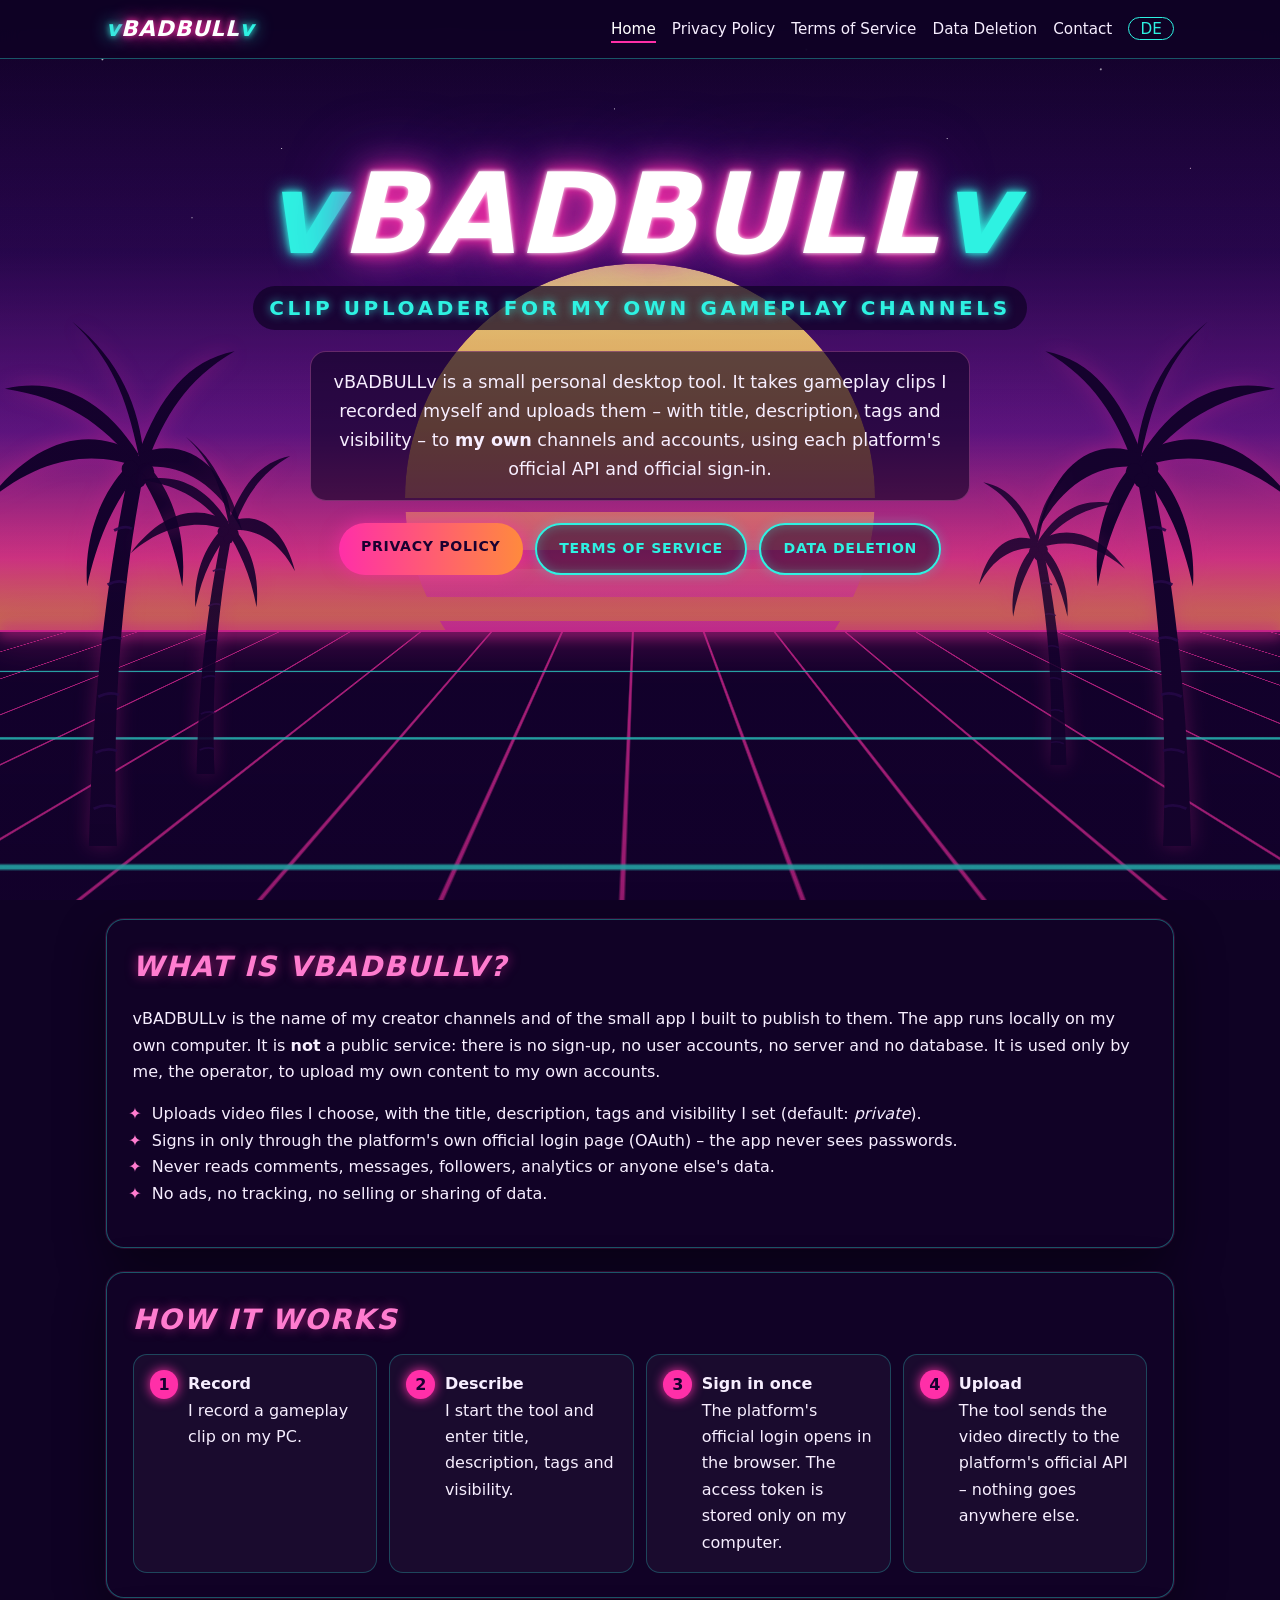
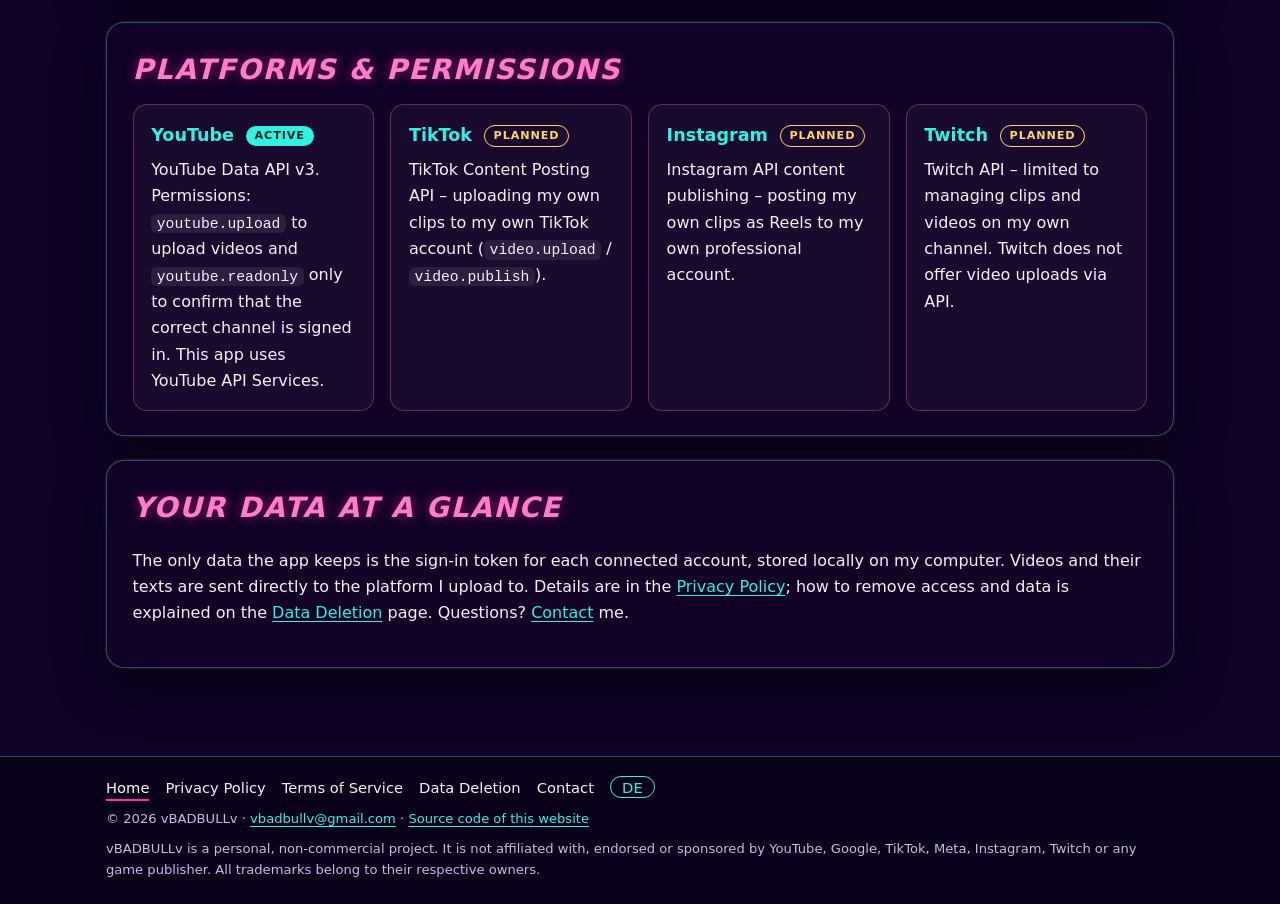
<file: index.html>
<!doctype html>
<html lang="en">
<head>
<meta charset="utf-8">
<meta name="viewport" content="width=device-width, initial-scale=1">
<title>vBADBULLv – Clip uploader for my own gameplay channels</title>
<meta name="description" content="vBADBULLv is a personal tool that uploads my own gameplay clips to my own YouTube, TikTok, Instagram and Twitch accounts.">
<link rel="canonical" href="https://vbadbullv.github.io/vbadbullv/">
<link rel="alternate" hreflang="en" href="https://vbadbullv.github.io/vbadbullv/">
<link rel="alternate" hreflang="de" href="https://vbadbullv.github.io/vbadbullv/de/">
<link rel="alternate" hreflang="x-default" href="https://vbadbullv.github.io/vbadbullv/">
<meta property="og:title" content="vBADBULLv – Clip uploader for my own gameplay channels">
<meta property="og:description" content="vBADBULLv is a personal tool that uploads my own gameplay clips to my own YouTube, TikTok, Instagram and Twitch accounts.">
<meta property="og:type" content="website">
<meta property="og:url" content="https://vbadbullv.github.io/vbadbullv/">
<meta property="og:image" content="https://vbadbullv.github.io/vbadbullv/assets/icon-1024.png">
<meta name="theme-color" content="#0f0224">
<link rel="icon" href="assets/icon.svg" type="image/svg+xml">
<link rel="apple-touch-icon" href="assets/icon-1024.png">
<link rel="stylesheet" href="assets/style.css">
</head>
<body>
<a class="skip" href="#main">Skip to content</a>
<div class="scene" aria-hidden="true">
  <div class="stars"></div><div class="sun"></div><div class="floor"></div><div class="horizon"></div>
  <img class="palm l1" src="assets/palm.svg" alt=""><img class="palm l2" src="assets/palm.svg" alt="">
  <img class="palm r1" src="assets/palm.svg" alt=""><img class="palm r2" src="assets/palm.svg" alt="">
</div>
<header class="site-header">
  <div class="bar">
    <a class="brand" href="./"><span>v</span>BADBULL<span>v</span></a>
    <nav class="site-nav" aria-label="Main"><ul><li><a href="./" aria-current="page">Home</a></li><li><a href="privacy.html">Privacy Policy</a></li><li><a href="terms.html">Terms of Service</a></li><li><a href="data-deletion.html">Data Deletion</a></li><li><a href="contact.html">Contact</a></li><li><a class="lang" href="de/" hreflang="de" lang="de" title="Deutsch">DE</a></li></ul></nav>
  </div>
</header>
<main id="main">

<section class="hero">
  <h1><span>v</span>BADBULL<span>v</span></h1>
  <p class="tag">Clip uploader for my own gameplay channels</p>
  <p class="lead">vBADBULLv is a small personal desktop tool. It takes gameplay clips I recorded myself and uploads
  them – with title, description, tags and visibility – to <strong>my own</strong> channels and accounts, using each
  platform's official API and official sign-in.</p>
  <div class="buttons">
    <a class="btn btn-pink" href="privacy.html">Privacy Policy</a>
    <a class="btn btn-ghost" href="terms.html">Terms of Service</a>
    <a class="btn btn-ghost" href="data-deletion.html">Data Deletion</a>
  </div>
</section>

<section class="card" id="about">
  <h2>What is vBADBULLv?</h2>
  <p>vBADBULLv is the name of my creator channels and of the small app I built to publish to them. The app runs
  locally on my own computer. It is <strong>not</strong> a public service: there is no sign-up, no user accounts,
  no server and no database. It is used only by me, the operator, to upload my own content to my own accounts.</p>
  <ul class="check">
    <li>Uploads video files I choose, with the title, description, tags and visibility I set (default: <em>private</em>).</li>
    <li>Signs in only through the platform's own official login page (OAuth) – the app never sees passwords.</li>
    <li>Never reads comments, messages, followers, analytics or anyone else's data.</li>
    <li>No ads, no tracking, no selling or sharing of data.</li>
  </ul>
</section>

<section class="card" id="how">
  <h2>How it works</h2>
  <ol class="steps">
    <li><strong>Record</strong><br>I record a gameplay clip on my PC.</li>
    <li><strong>Describe</strong><br>I start the tool and enter title, description, tags and visibility.</li>
    <li><strong>Sign in once</strong><br>The platform's official login opens in the browser. The access token is stored only on my computer.</li>
    <li><strong>Upload</strong><br>The tool sends the video directly to the platform's official API – nothing goes anywhere else.</li>
  </ol>
</section>

<section class="card" id="platforms">
  <h2>Platforms &amp; permissions</h2>
  <div class="grid3">
    <div class="tile"><h3>YouTube <span class="badge live">active</span></h3>
      <p>YouTube Data API v3. Permissions: <code>youtube.upload</code> to upload videos and <code>youtube.readonly</code>
      only to confirm that the correct channel is signed in. This app uses YouTube API Services.</p></div>
    <div class="tile"><h3>TikTok <span class="badge plan">planned</span></h3>
      <p>TikTok Content Posting API – uploading my own clips to my own TikTok account (<code>video.upload</code> / <code>video.publish</code>).</p></div>
    <div class="tile"><h3>Instagram <span class="badge plan">planned</span></h3>
      <p>Instagram API content publishing – posting my own clips as Reels to my own professional account.</p></div>
    <div class="tile"><h3>Twitch <span class="badge plan">planned</span></h3>
      <p>Twitch API – limited to managing clips and videos on my own channel. Twitch does not offer video uploads via API.</p></div>
  </div>
</section>

<section class="card" id="data">
  <h2>Your data at a glance</h2>
  <p>The only data the app keeps is the sign-in token for each connected account, stored locally on my computer.
  Videos and their texts are sent directly to the platform I upload to. Details are in the
  <a href="privacy.html">Privacy Policy</a>; how to remove access and data is explained on the
  <a href="data-deletion.html">Data Deletion</a> page. Questions? <a href="contact.html">Contact</a> me.</p>
</section>

</main>
<footer class="site-footer">
  <div class="bar">
    <nav class="site-nav" aria-label="Footer"><ul><li><a href="./" aria-current="page">Home</a></li><li><a href="privacy.html">Privacy Policy</a></li><li><a href="terms.html">Terms of Service</a></li><li><a href="data-deletion.html">Data Deletion</a></li><li><a href="contact.html">Contact</a></li><li><a class="lang" href="de/" hreflang="de" lang="de" title="Deutsch">DE</a></li></ul></nav>
    <p class="small">© 2026 vBADBULLv · <a href="mailto:vbadbullv@gmail.com">vbadbullv@gmail.com</a> · <a href="https://github.com/vBADBULLv/vbadbullv">Source code of this website</a></p>
    <p class="small">vBADBULLv is a personal, non-commercial project. It is not affiliated with, endorsed or sponsored by YouTube, Google, TikTok, Meta, Instagram, Twitch or any game publisher. All trademarks belong to their respective owners.</p>
  </div>
</footer>
</body>
</html>
</file>
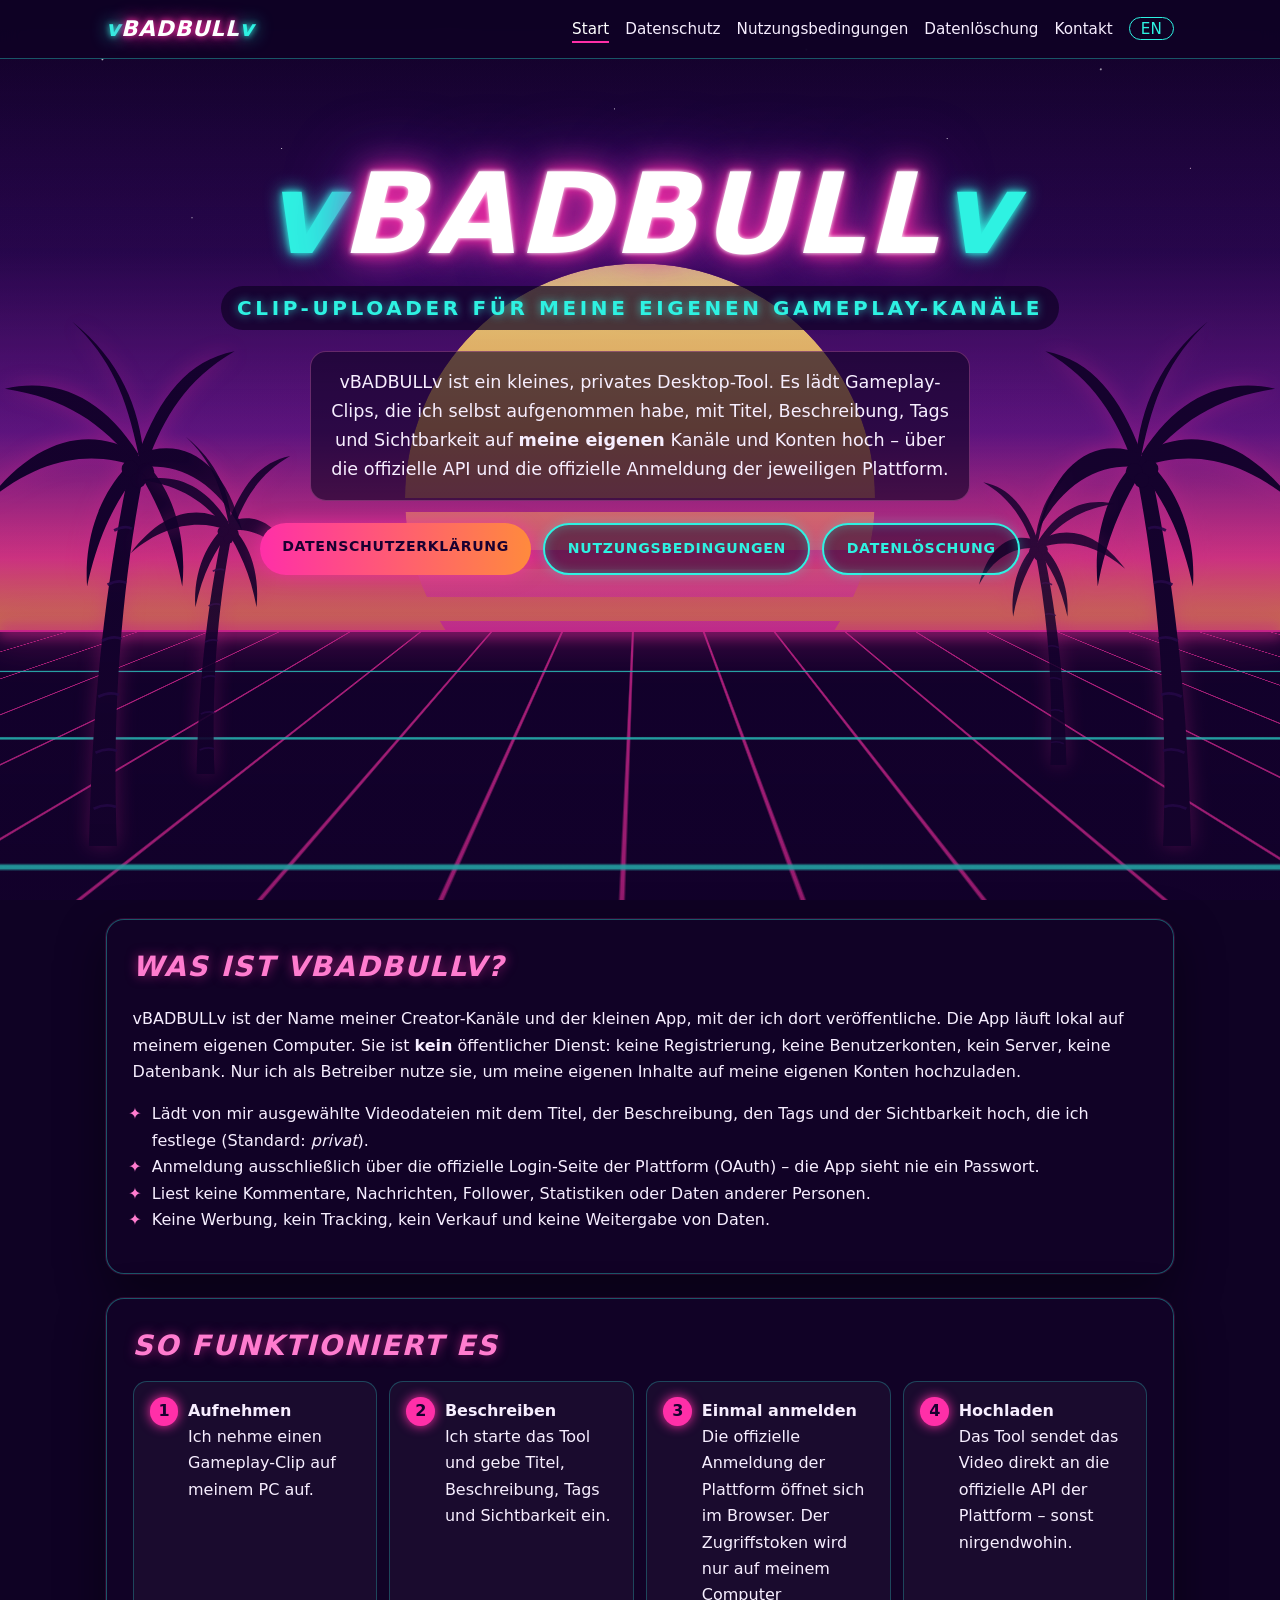
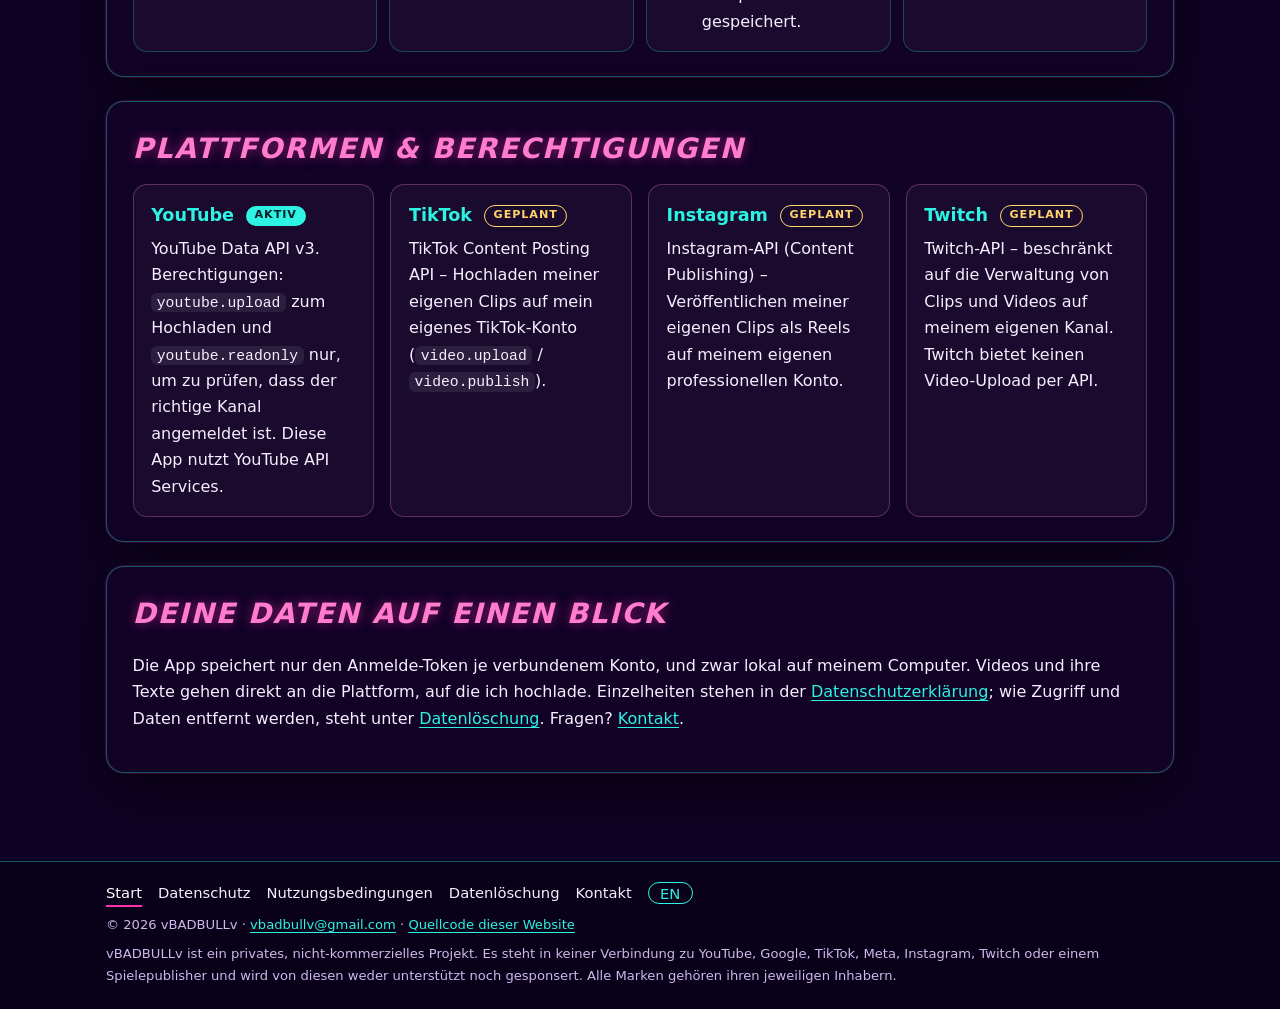
<file: de/index.html>
<!doctype html>
<html lang="de">
<head>
<meta charset="utf-8">
<meta name="viewport" content="width=device-width, initial-scale=1">
<title>vBADBULLv – Clip-Uploader für meine eigenen Gameplay-Kanäle</title>
<meta name="description" content="vBADBULLv ist ein privates Tool, das meine eigenen Gameplay-Clips auf meine eigenen YouTube-, TikTok-, Instagram- und Twitch-Konten hochlädt.">
<link rel="canonical" href="https://vbadbullv.github.io/vbadbullv/de/">
<link rel="alternate" hreflang="en" href="https://vbadbullv.github.io/vbadbullv/">
<link rel="alternate" hreflang="de" href="https://vbadbullv.github.io/vbadbullv/de/">
<link rel="alternate" hreflang="x-default" href="https://vbadbullv.github.io/vbadbullv/">
<meta property="og:title" content="vBADBULLv – Clip-Uploader für meine eigenen Gameplay-Kanäle">
<meta property="og:description" content="vBADBULLv ist ein privates Tool, das meine eigenen Gameplay-Clips auf meine eigenen YouTube-, TikTok-, Instagram- und Twitch-Konten hochlädt.">
<meta property="og:type" content="website">
<meta property="og:url" content="https://vbadbullv.github.io/vbadbullv/de/">
<meta property="og:image" content="https://vbadbullv.github.io/vbadbullv/assets/icon-1024.png">
<meta name="theme-color" content="#0f0224">
<link rel="icon" href="../assets/icon.svg" type="image/svg+xml">
<link rel="apple-touch-icon" href="../assets/icon-1024.png">
<link rel="stylesheet" href="../assets/style.css">
</head>
<body>
<a class="skip" href="#main">Zum Inhalt springen</a>
<div class="scene" aria-hidden="true">
  <div class="stars"></div><div class="sun"></div><div class="floor"></div><div class="horizon"></div>
  <img class="palm l1" src="../assets/palm.svg" alt=""><img class="palm l2" src="../assets/palm.svg" alt="">
  <img class="palm r1" src="../assets/palm.svg" alt=""><img class="palm r2" src="../assets/palm.svg" alt="">
</div>
<header class="site-header">
  <div class="bar">
    <a class="brand" href="../de/"><span>v</span>BADBULL<span>v</span></a>
    <nav class="site-nav" aria-label="Main"><ul><li><a href="../de/" aria-current="page">Start</a></li><li><a href="../de/datenschutz.html">Datenschutz</a></li><li><a href="../de/nutzungsbedingungen.html">Nutzungsbedingungen</a></li><li><a href="../de/datenloeschung.html">Datenlöschung</a></li><li><a href="../de/kontakt.html">Kontakt</a></li><li><a class="lang" href="../" hreflang="en" lang="en" title="English">EN</a></li></ul></nav>
  </div>
</header>
<main id="main">

<section class="hero">
  <h1><span>v</span>BADBULL<span>v</span></h1>
  <p class="tag">Clip-Uploader für meine eigenen Gameplay-Kanäle</p>
  <p class="lead">vBADBULLv ist ein kleines, privates Desktop-Tool. Es lädt Gameplay-Clips, die ich selbst aufgenommen
  habe, mit Titel, Beschreibung, Tags und Sichtbarkeit auf <strong>meine eigenen</strong> Kanäle und Konten hoch –
  über die offizielle API und die offizielle Anmeldung der jeweiligen Plattform.</p>
  <div class="buttons">
    <a class="btn btn-pink" href="../de/datenschutz.html">Datenschutzerklärung</a>
    <a class="btn btn-ghost" href="../de/nutzungsbedingungen.html">Nutzungsbedingungen</a>
    <a class="btn btn-ghost" href="../de/datenloeschung.html">Datenlöschung</a>
  </div>
</section>

<section class="card" id="about">
  <h2>Was ist vBADBULLv?</h2>
  <p>vBADBULLv ist der Name meiner Creator-Kanäle und der kleinen App, mit der ich dort veröffentliche. Die App läuft
  lokal auf meinem eigenen Computer. Sie ist <strong>kein</strong> öffentlicher Dienst: keine Registrierung, keine
  Benutzerkonten, kein Server, keine Datenbank. Nur ich als Betreiber nutze sie, um meine eigenen Inhalte auf meine
  eigenen Konten hochzuladen.</p>
  <ul class="check">
    <li>Lädt von mir ausgewählte Videodateien mit dem Titel, der Beschreibung, den Tags und der Sichtbarkeit hoch, die ich festlege (Standard: <em>privat</em>).</li>
    <li>Anmeldung ausschließlich über die offizielle Login-Seite der Plattform (OAuth) – die App sieht nie ein Passwort.</li>
    <li>Liest keine Kommentare, Nachrichten, Follower, Statistiken oder Daten anderer Personen.</li>
    <li>Keine Werbung, kein Tracking, kein Verkauf und keine Weitergabe von Daten.</li>
  </ul>
</section>

<section class="card" id="how">
  <h2>So funktioniert es</h2>
  <ol class="steps">
    <li><strong>Aufnehmen</strong><br>Ich nehme einen Gameplay-Clip auf meinem PC auf.</li>
    <li><strong>Beschreiben</strong><br>Ich starte das Tool und gebe Titel, Beschreibung, Tags und Sichtbarkeit ein.</li>
    <li><strong>Einmal anmelden</strong><br>Die offizielle Anmeldung der Plattform öffnet sich im Browser. Der Zugriffstoken wird nur auf meinem Computer gespeichert.</li>
    <li><strong>Hochladen</strong><br>Das Tool sendet das Video direkt an die offizielle API der Plattform – sonst nirgendwohin.</li>
  </ol>
</section>

<section class="card" id="platforms">
  <h2>Plattformen &amp; Berechtigungen</h2>
  <div class="grid3">
    <div class="tile"><h3>YouTube <span class="badge live">aktiv</span></h3>
      <p>YouTube Data API v3. Berechtigungen: <code>youtube.upload</code> zum Hochladen und <code>youtube.readonly</code>
      nur, um zu prüfen, dass der richtige Kanal angemeldet ist. Diese App nutzt YouTube API Services.</p></div>
    <div class="tile"><h3>TikTok <span class="badge plan">geplant</span></h3>
      <p>TikTok Content Posting API – Hochladen meiner eigenen Clips auf mein eigenes TikTok-Konto (<code>video.upload</code> / <code>video.publish</code>).</p></div>
    <div class="tile"><h3>Instagram <span class="badge plan">geplant</span></h3>
      <p>Instagram-API (Content Publishing) – Veröffentlichen meiner eigenen Clips als Reels auf meinem eigenen professionellen Konto.</p></div>
    <div class="tile"><h3>Twitch <span class="badge plan">geplant</span></h3>
      <p>Twitch-API – beschränkt auf die Verwaltung von Clips und Videos auf meinem eigenen Kanal. Twitch bietet keinen Video-Upload per API.</p></div>
  </div>
</section>

<section class="card" id="data">
  <h2>Deine Daten auf einen Blick</h2>
  <p>Die App speichert nur den Anmelde-Token je verbundenem Konto, und zwar lokal auf meinem Computer. Videos und
  ihre Texte gehen direkt an die Plattform, auf die ich hochlade. Einzelheiten stehen in der
  <a href="../de/datenschutz.html">Datenschutzerklärung</a>; wie Zugriff und Daten entfernt werden, steht unter
  <a href="../de/datenloeschung.html">Datenlöschung</a>. Fragen? <a href="../de/kontakt.html">Kontakt</a>.</p>
</section>

</main>
<footer class="site-footer">
  <div class="bar">
    <nav class="site-nav" aria-label="Footer"><ul><li><a href="../de/" aria-current="page">Start</a></li><li><a href="../de/datenschutz.html">Datenschutz</a></li><li><a href="../de/nutzungsbedingungen.html">Nutzungsbedingungen</a></li><li><a href="../de/datenloeschung.html">Datenlöschung</a></li><li><a href="../de/kontakt.html">Kontakt</a></li><li><a class="lang" href="../" hreflang="en" lang="en" title="English">EN</a></li></ul></nav>
    <p class="small">© 2026 vBADBULLv · <a href="mailto:vbadbullv@gmail.com">vbadbullv@gmail.com</a> · <a href="https://github.com/vBADBULLv/vbadbullv">Quellcode dieser Website</a></p>
    <p class="small">vBADBULLv ist ein privates, nicht-kommerzielles Projekt. Es steht in keiner Verbindung zu YouTube, Google, TikTok, Meta, Instagram, Twitch oder einem Spielepublisher und wird von diesen weder unterstützt noch gesponsert. Alle Marken gehören ihren jeweiligen Inhabern.</p>
  </div>
</footer>
</body>
</html>
</file>
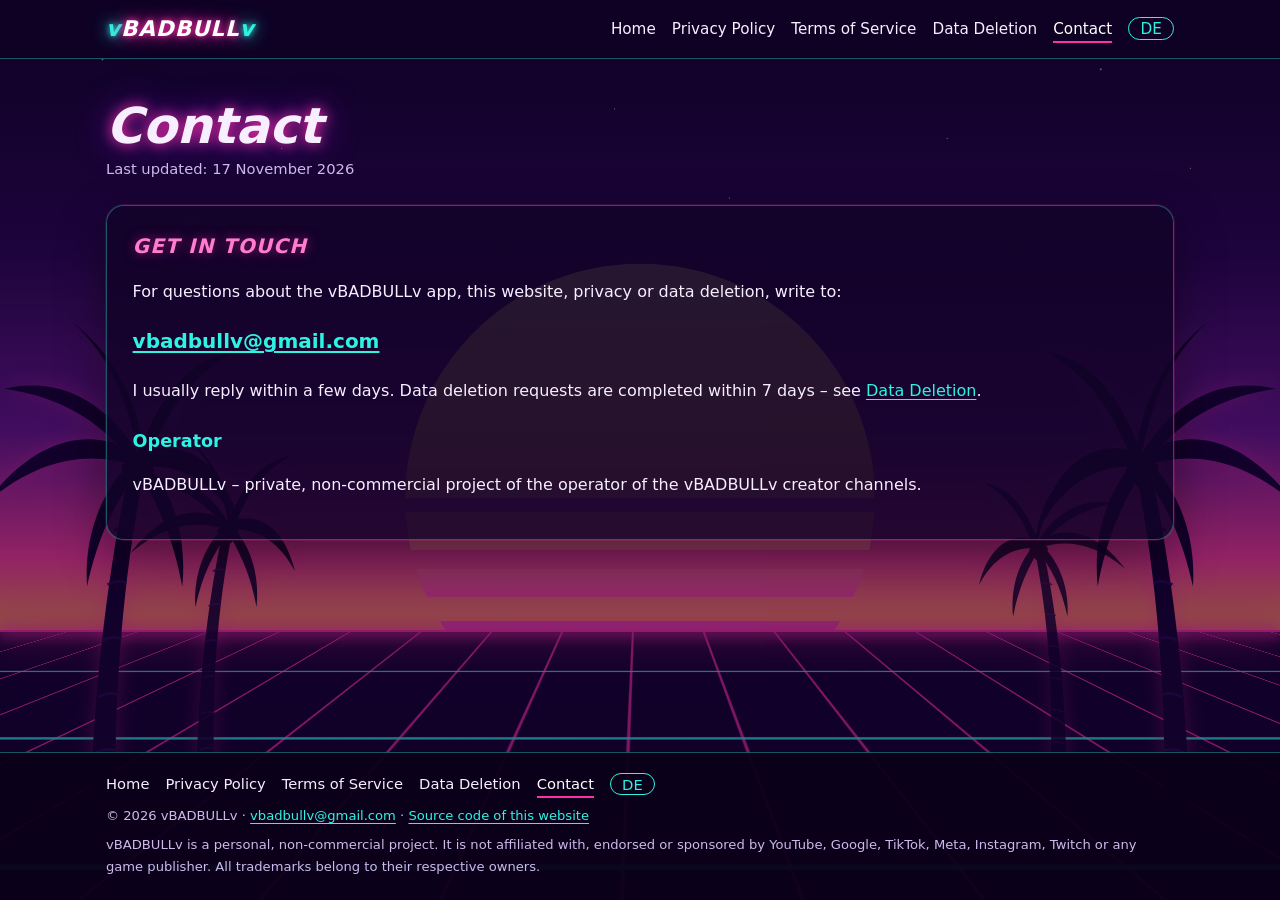
<file: contact.html>
<!doctype html>
<html lang="en">
<head>
<meta charset="utf-8">
<meta name="viewport" content="width=device-width, initial-scale=1">
<title>Contact – vBADBULLv</title>
<meta name="description" content="Contact the operator of vBADBULLv.">
<link rel="canonical" href="https://vbadbullv.github.io/vbadbullv/contact.html">
<link rel="alternate" hreflang="en" href="https://vbadbullv.github.io/vbadbullv/contact.html">
<link rel="alternate" hreflang="de" href="https://vbadbullv.github.io/vbadbullv/de/kontakt.html">
<link rel="alternate" hreflang="x-default" href="https://vbadbullv.github.io/vbadbullv/contact.html">
<meta property="og:title" content="Contact – vBADBULLv">
<meta property="og:description" content="Contact the operator of vBADBULLv.">
<meta property="og:type" content="website">
<meta property="og:url" content="https://vbadbullv.github.io/vbadbullv/contact.html">
<meta property="og:image" content="https://vbadbullv.github.io/vbadbullv/assets/icon-1024.png">
<meta name="theme-color" content="#0f0224">
<link rel="icon" href="assets/icon.svg" type="image/svg+xml">
<link rel="apple-touch-icon" href="assets/icon-1024.png">
<link rel="stylesheet" href="assets/style.css">
</head>
<body class="subpage">
<a class="skip" href="#main">Skip to content</a>
<div class="scene" aria-hidden="true">
  <div class="stars"></div><div class="sun"></div><div class="floor"></div><div class="horizon"></div>
  <img class="palm l1" src="assets/palm.svg" alt=""><img class="palm l2" src="assets/palm.svg" alt="">
  <img class="palm r1" src="assets/palm.svg" alt=""><img class="palm r2" src="assets/palm.svg" alt="">
</div>
<header class="site-header">
  <div class="bar">
    <a class="brand" href="./"><span>v</span>BADBULL<span>v</span></a>
    <nav class="site-nav" aria-label="Main"><ul><li><a href="./">Home</a></li><li><a href="privacy.html">Privacy Policy</a></li><li><a href="terms.html">Terms of Service</a></li><li><a href="data-deletion.html">Data Deletion</a></li><li><a href="contact.html" aria-current="page">Contact</a></li><li><a class="lang" href="de/kontakt.html" hreflang="de" lang="de" title="Deutsch">DE</a></li></ul></nav>
  </div>
</header>
<main id="main" class="legal">

<h1>Contact</h1>
<p class="meta">Last updated: 17 November 2026</p>
<div class="card">
<h2>Get in touch</h2>
<p>For questions about the vBADBULLv app, this website, privacy or data deletion, write to:</p>
<p class="mail"><a href="mailto:vbadbullv@gmail.com">vbadbullv@gmail.com</a></p>
<p>I usually reply within a few days. Data deletion requests are completed within 7 days – see
<a href="data-deletion.html">Data Deletion</a>.</p>
<h3>Operator</h3>
<p>vBADBULLv – private, non-commercial project of the operator of the vBADBULLv creator channels.</p>
</div>

</main>
<footer class="site-footer">
  <div class="bar">
    <nav class="site-nav" aria-label="Footer"><ul><li><a href="./">Home</a></li><li><a href="privacy.html">Privacy Policy</a></li><li><a href="terms.html">Terms of Service</a></li><li><a href="data-deletion.html">Data Deletion</a></li><li><a href="contact.html" aria-current="page">Contact</a></li><li><a class="lang" href="de/kontakt.html" hreflang="de" lang="de" title="Deutsch">DE</a></li></ul></nav>
    <p class="small">© 2026 vBADBULLv · <a href="mailto:vbadbullv@gmail.com">vbadbullv@gmail.com</a> · <a href="https://github.com/vBADBULLv/vbadbullv">Source code of this website</a></p>
    <p class="small">vBADBULLv is a personal, non-commercial project. It is not affiliated with, endorsed or sponsored by YouTube, Google, TikTok, Meta, Instagram, Twitch or any game publisher. All trademarks belong to their respective owners.</p>
  </div>
</footer>
</body>
</html>
</file>
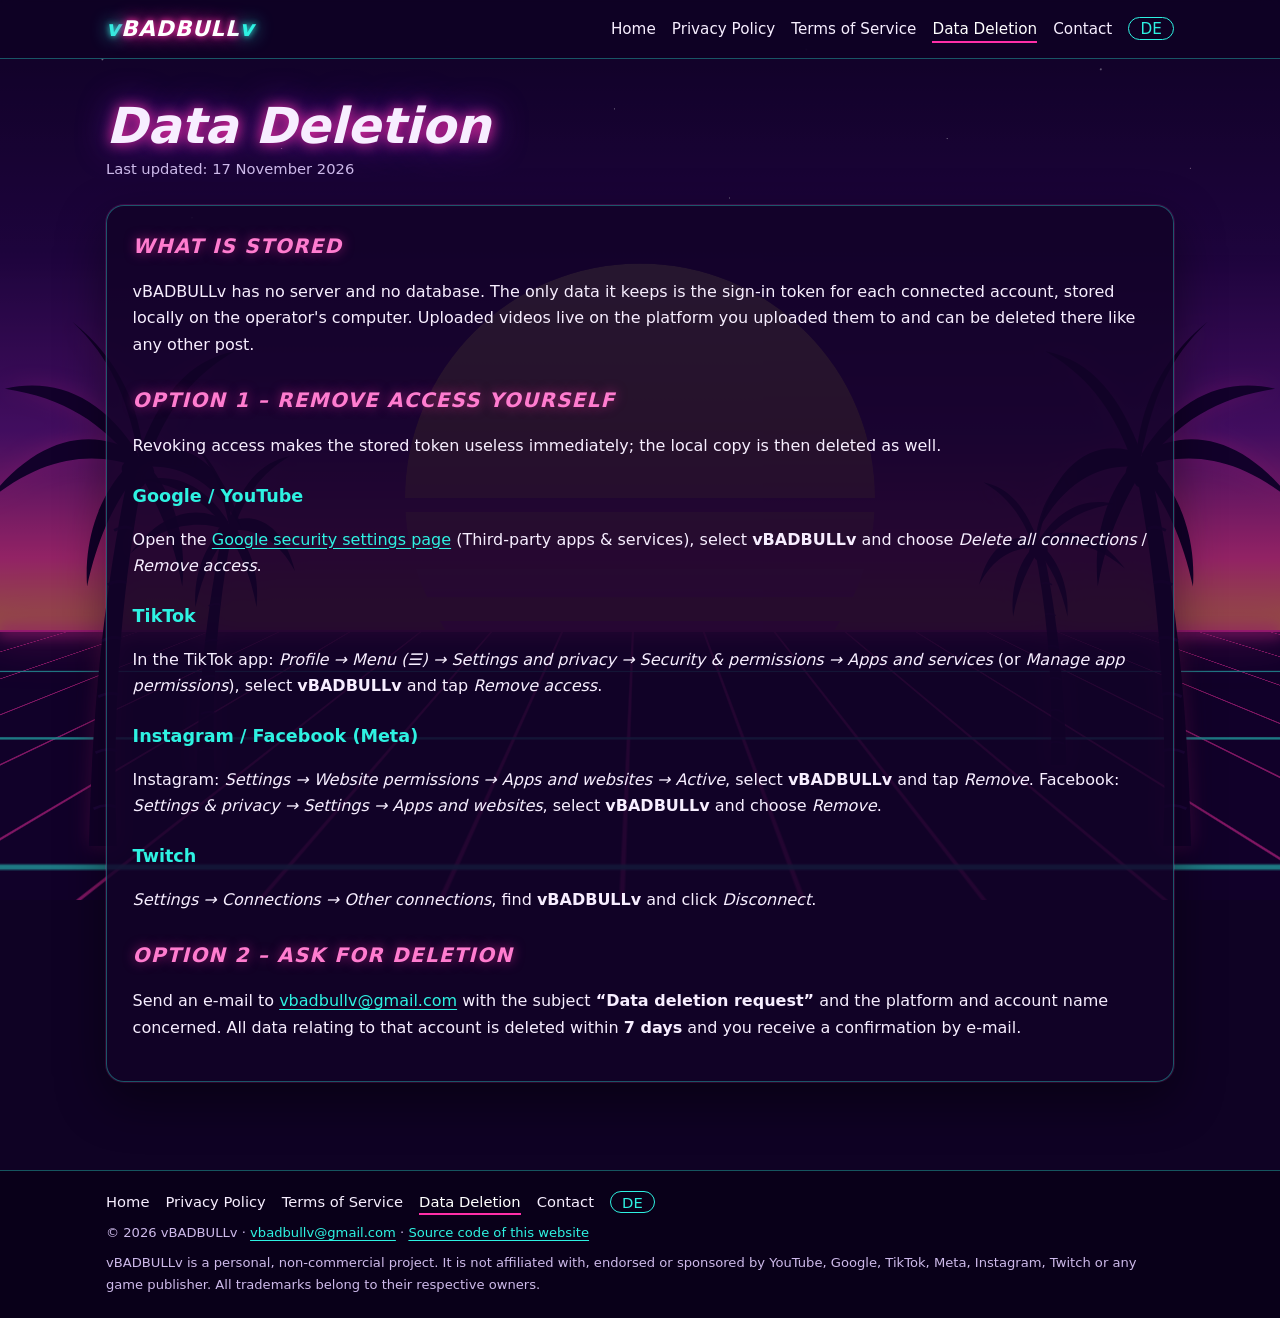
<file: data-deletion.html>
<!doctype html>
<html lang="en">
<head>
<meta charset="utf-8">
<meta name="viewport" content="width=device-width, initial-scale=1">
<title>Data Deletion – vBADBULLv</title>
<meta name="description" content="How to remove vBADBULLv's access and delete your data.">
<link rel="canonical" href="https://vbadbullv.github.io/vbadbullv/data-deletion.html">
<link rel="alternate" hreflang="en" href="https://vbadbullv.github.io/vbadbullv/data-deletion.html">
<link rel="alternate" hreflang="de" href="https://vbadbullv.github.io/vbadbullv/de/datenloeschung.html">
<link rel="alternate" hreflang="x-default" href="https://vbadbullv.github.io/vbadbullv/data-deletion.html">
<meta property="og:title" content="Data Deletion – vBADBULLv">
<meta property="og:description" content="How to remove vBADBULLv's access and delete your data.">
<meta property="og:type" content="website">
<meta property="og:url" content="https://vbadbullv.github.io/vbadbullv/data-deletion.html">
<meta property="og:image" content="https://vbadbullv.github.io/vbadbullv/assets/icon-1024.png">
<meta name="theme-color" content="#0f0224">
<link rel="icon" href="assets/icon.svg" type="image/svg+xml">
<link rel="apple-touch-icon" href="assets/icon-1024.png">
<link rel="stylesheet" href="assets/style.css">
</head>
<body class="subpage">
<a class="skip" href="#main">Skip to content</a>
<div class="scene" aria-hidden="true">
  <div class="stars"></div><div class="sun"></div><div class="floor"></div><div class="horizon"></div>
  <img class="palm l1" src="assets/palm.svg" alt=""><img class="palm l2" src="assets/palm.svg" alt="">
  <img class="palm r1" src="assets/palm.svg" alt=""><img class="palm r2" src="assets/palm.svg" alt="">
</div>
<header class="site-header">
  <div class="bar">
    <a class="brand" href="./"><span>v</span>BADBULL<span>v</span></a>
    <nav class="site-nav" aria-label="Main"><ul><li><a href="./">Home</a></li><li><a href="privacy.html">Privacy Policy</a></li><li><a href="terms.html">Terms of Service</a></li><li><a href="data-deletion.html" aria-current="page">Data Deletion</a></li><li><a href="contact.html">Contact</a></li><li><a class="lang" href="de/datenloeschung.html" hreflang="de" lang="de" title="Deutsch">DE</a></li></ul></nav>
  </div>
</header>
<main id="main" class="legal">

<h1>Data Deletion</h1>
<p class="meta">Last updated: 17 November 2026</p>
<div class="card">
<h2>What is stored</h2>
<p>vBADBULLv has no server and no database. The only data it keeps is the sign-in token for each connected account,
stored locally on the operator's computer. Uploaded videos live on the platform you uploaded them to and can be
deleted there like any other post.</p>

<h2>Option 1 – Remove access yourself</h2>
<p>Revoking access makes the stored token useless immediately; the local copy is then deleted as well.</p>
<h3>Google / YouTube</h3>
<p>Open the <a href="https://security.google.com/settings/security/permissions" rel="noopener">Google security settings page</a> (Third-party apps &amp; services), select
<strong>vBADBULLv</strong> and choose <em>Delete all connections</em> / <em>Remove access</em>.</p>
<h3>TikTok</h3>
<p>In the TikTok app: <em>Profile → Menu (☰) → Settings and privacy → Security &amp; permissions → Apps and
services</em> (or <em>Manage app permissions</em>), select <strong>vBADBULLv</strong> and tap <em>Remove access</em>.</p>
<h3>Instagram / Facebook (Meta)</h3>
<p>Instagram: <em>Settings → Website permissions → Apps and websites → Active</em>, select <strong>vBADBULLv</strong>
and tap <em>Remove</em>. Facebook: <em>Settings &amp; privacy → Settings → Apps and websites</em>, select
<strong>vBADBULLv</strong> and choose <em>Remove</em>.</p>
<h3>Twitch</h3>
<p><em>Settings → Connections → Other connections</em>, find <strong>vBADBULLv</strong> and click <em>Disconnect</em>.</p>

<h2>Option 2 – Ask for deletion</h2>
<p>Send an e-mail to <a href="mailto:vbadbullv@gmail.com?subject=Data%20deletion%20request">vbadbullv@gmail.com</a> with the subject <strong>“Data deletion request”</strong> and
the platform and account name concerned. All data relating to that account is deleted within <strong>7 days</strong>
and you receive a confirmation by e-mail.</p>
</div>

</main>
<footer class="site-footer">
  <div class="bar">
    <nav class="site-nav" aria-label="Footer"><ul><li><a href="./">Home</a></li><li><a href="privacy.html">Privacy Policy</a></li><li><a href="terms.html">Terms of Service</a></li><li><a href="data-deletion.html" aria-current="page">Data Deletion</a></li><li><a href="contact.html">Contact</a></li><li><a class="lang" href="de/datenloeschung.html" hreflang="de" lang="de" title="Deutsch">DE</a></li></ul></nav>
    <p class="small">© 2026 vBADBULLv · <a href="mailto:vbadbullv@gmail.com">vbadbullv@gmail.com</a> · <a href="https://github.com/vBADBULLv/vbadbullv">Source code of this website</a></p>
    <p class="small">vBADBULLv is a personal, non-commercial project. It is not affiliated with, endorsed or sponsored by YouTube, Google, TikTok, Meta, Instagram, Twitch or any game publisher. All trademarks belong to their respective owners.</p>
  </div>
</footer>
</body>
</html>
</file>
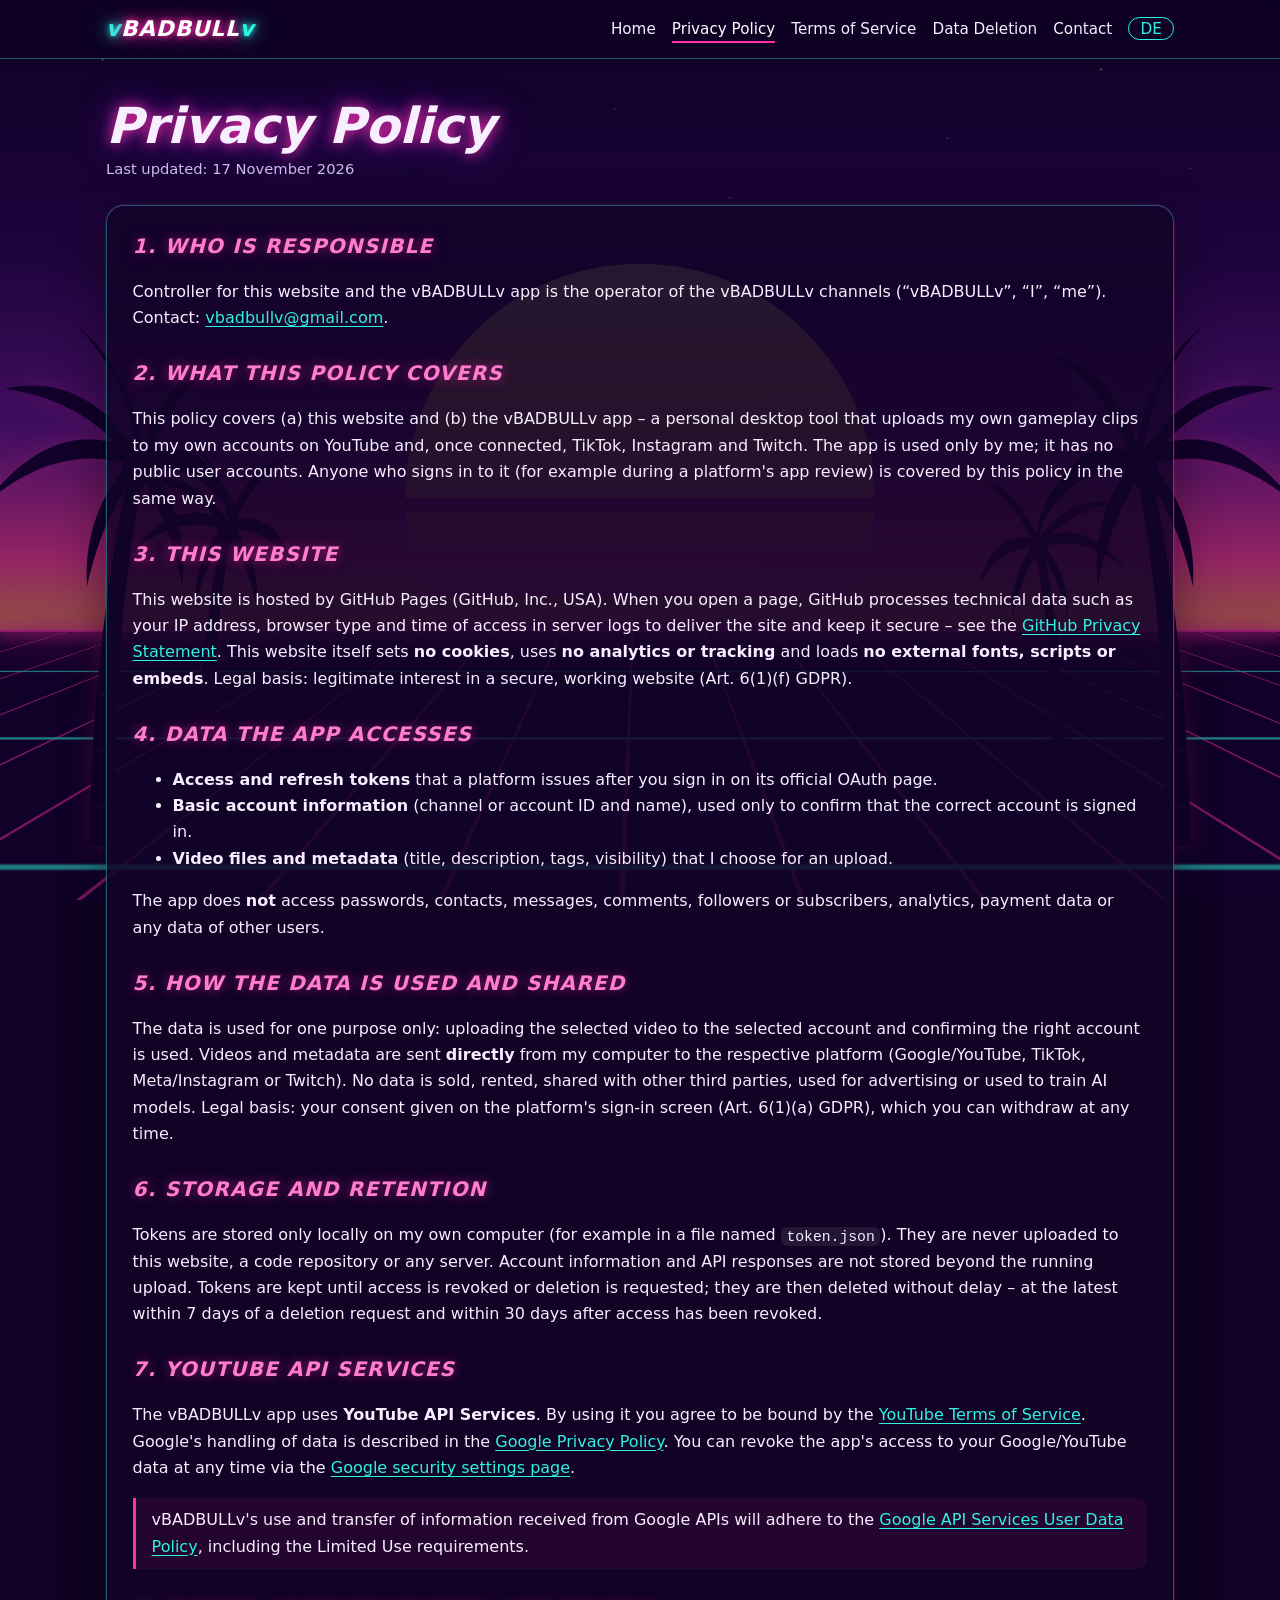
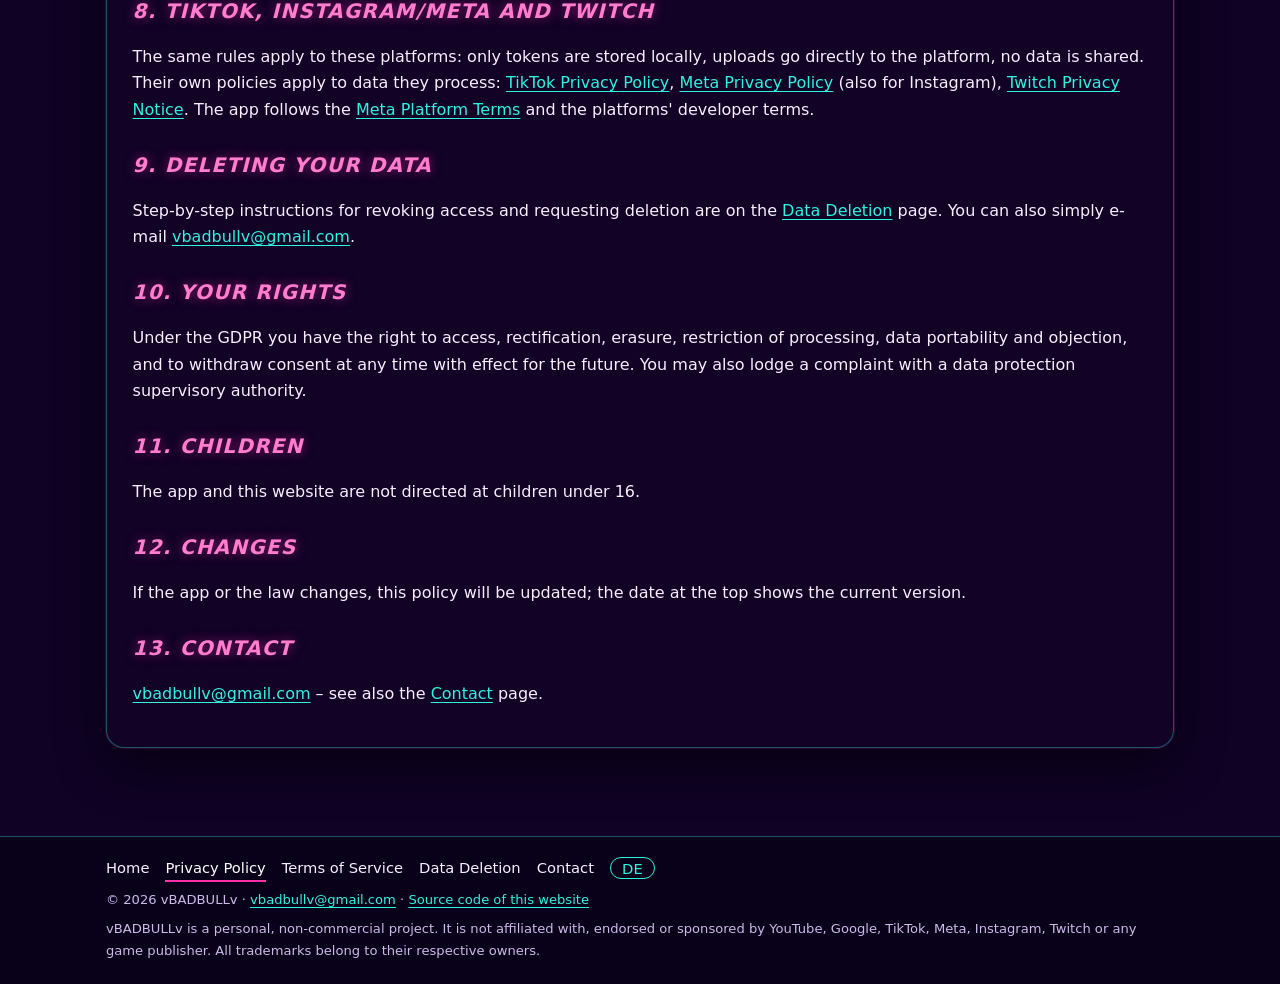
<file: privacy.html>
<!doctype html>
<html lang="en">
<head>
<meta charset="utf-8">
<meta name="viewport" content="width=device-width, initial-scale=1">
<title>Privacy Policy – vBADBULLv</title>
<meta name="description" content="Privacy Policy of the vBADBULLv app and website.">
<link rel="canonical" href="https://vbadbullv.github.io/vbadbullv/privacy.html">
<link rel="alternate" hreflang="en" href="https://vbadbullv.github.io/vbadbullv/privacy.html">
<link rel="alternate" hreflang="de" href="https://vbadbullv.github.io/vbadbullv/de/datenschutz.html">
<link rel="alternate" hreflang="x-default" href="https://vbadbullv.github.io/vbadbullv/privacy.html">
<meta property="og:title" content="Privacy Policy – vBADBULLv">
<meta property="og:description" content="Privacy Policy of the vBADBULLv app and website.">
<meta property="og:type" content="website">
<meta property="og:url" content="https://vbadbullv.github.io/vbadbullv/privacy.html">
<meta property="og:image" content="https://vbadbullv.github.io/vbadbullv/assets/icon-1024.png">
<meta name="theme-color" content="#0f0224">
<link rel="icon" href="assets/icon.svg" type="image/svg+xml">
<link rel="apple-touch-icon" href="assets/icon-1024.png">
<link rel="stylesheet" href="assets/style.css">
</head>
<body class="subpage">
<a class="skip" href="#main">Skip to content</a>
<div class="scene" aria-hidden="true">
  <div class="stars"></div><div class="sun"></div><div class="floor"></div><div class="horizon"></div>
  <img class="palm l1" src="assets/palm.svg" alt=""><img class="palm l2" src="assets/palm.svg" alt="">
  <img class="palm r1" src="assets/palm.svg" alt=""><img class="palm r2" src="assets/palm.svg" alt="">
</div>
<header class="site-header">
  <div class="bar">
    <a class="brand" href="./"><span>v</span>BADBULL<span>v</span></a>
    <nav class="site-nav" aria-label="Main"><ul><li><a href="./">Home</a></li><li><a href="privacy.html" aria-current="page">Privacy Policy</a></li><li><a href="terms.html">Terms of Service</a></li><li><a href="data-deletion.html">Data Deletion</a></li><li><a href="contact.html">Contact</a></li><li><a class="lang" href="de/datenschutz.html" hreflang="de" lang="de" title="Deutsch">DE</a></li></ul></nav>
  </div>
</header>
<main id="main" class="legal">

<h1>Privacy Policy</h1>
<p class="meta">Last updated: 17 November 2026</p>
<div class="card">
<h2>1. Who is responsible</h2>
<p>Controller for this website and the vBADBULLv app is the operator of the vBADBULLv channels
(“vBADBULLv”, “I”, “me”). Contact: <a href="mailto:vbadbullv@gmail.com?subject=Privacy">vbadbullv@gmail.com</a>.</p>

<h2>2. What this policy covers</h2>
<p>This policy covers (a) this website and (b) the vBADBULLv app – a personal desktop tool that uploads my own
gameplay clips to my own accounts on YouTube and, once connected, TikTok, Instagram and Twitch. The app is used only
by me; it has no public user accounts. Anyone who signs in to it (for example during a platform's app review) is
covered by this policy in the same way.</p>

<h2>3. This website</h2>
<p>This website is hosted by GitHub Pages (GitHub, Inc., USA). When you open a page, GitHub processes technical data
such as your IP address, browser type and time of access in server logs to deliver the site and keep it secure – see
the <a href="https://docs.github.com/site-policy/privacy-policies/github-general-privacy-statement" rel="noopener">GitHub Privacy Statement</a>. This website itself sets <strong>no cookies</strong>, uses
<strong>no analytics or tracking</strong> and loads <strong>no external fonts, scripts or embeds</strong>.
Legal basis: legitimate interest in a secure, working website (Art. 6(1)(f) GDPR).</p>

<h2>4. Data the app accesses</h2>
<ul>
<li><strong>Access and refresh tokens</strong> that a platform issues after you sign in on its official OAuth page.</li>
<li><strong>Basic account information</strong> (channel or account ID and name), used only to confirm that the correct account is signed in.</li>
<li><strong>Video files and metadata</strong> (title, description, tags, visibility) that I choose for an upload.</li>
</ul>
<p>The app does <strong>not</strong> access passwords, contacts, messages, comments, followers or subscribers,
analytics, payment data or any data of other users.</p>

<h2>5. How the data is used and shared</h2>
<p>The data is used for one purpose only: uploading the selected video to the selected account and confirming the
right account is used. Videos and metadata are sent <strong>directly</strong> from my computer to the respective
platform (Google/YouTube, TikTok, Meta/Instagram or Twitch). No data is sold, rented, shared with other third
parties, used for advertising or used to train AI models. Legal basis: your consent given on the platform's sign-in
screen (Art. 6(1)(a) GDPR), which you can withdraw at any time.</p>

<h2>6. Storage and retention</h2>
<p>Tokens are stored only locally on my own computer (for example in a file named <code>token.json</code>). They are
never uploaded to this website, a code repository or any server. Account information and API responses are not
stored beyond the running upload. Tokens are kept until access is revoked or deletion is requested; they are then
deleted without delay – at the latest within 7 days of a deletion request and within 30 days after access has been
revoked.</p>

<h2>7. YouTube API Services</h2>
<p>The vBADBULLv app uses <strong>YouTube API Services</strong>. By using it you agree to be bound by the
<a href="https://www.youtube.com/t/terms" rel="noopener">YouTube Terms of Service</a>. Google's handling of data is described in the
<a href="http://www.google.com/policies/privacy" rel="noopener">Google Privacy Policy</a>. You can revoke the app's access to your Google/YouTube data at
any time via the <a href="https://security.google.com/settings/security/permissions" rel="noopener">Google security settings page</a>.</p>
<p class="notice">vBADBULLv's use and transfer of information received from Google APIs will adhere to the
<a href="https://developers.google.com/terms/api-services-user-data-policy" rel="noopener">Google API Services User Data Policy</a>, including the Limited Use requirements.</p>

<h2>8. TikTok, Instagram/Meta and Twitch</h2>
<p>The same rules apply to these platforms: only tokens are stored locally, uploads go directly to the platform, no
data is shared. Their own policies apply to data they process:
<a href="https://www.tiktok.com/legal/privacy-policy" rel="noopener">TikTok Privacy Policy</a>, <a href="https://www.facebook.com/privacy/policy/" rel="noopener">Meta Privacy Policy</a> (also for Instagram),
<a href="https://www.twitch.tv/p/legal/privacy-notice/" rel="noopener">Twitch Privacy Notice</a>. The app follows the <a href="https://developers.facebook.com/terms/" rel="noopener">Meta Platform Terms</a>
and the platforms' developer terms.</p>

<h2>9. Deleting your data</h2>
<p>Step-by-step instructions for revoking access and requesting deletion are on the
<a href="data-deletion.html">Data Deletion</a> page. You can also simply e-mail <a href="mailto:vbadbullv@gmail.com?subject=Data%20deletion%20request">vbadbullv@gmail.com</a>.</p>

<h2>10. Your rights</h2>
<p>Under the GDPR you have the right to access, rectification, erasure, restriction of processing, data portability
and objection, and to withdraw consent at any time with effect for the future. You may also lodge a complaint with a
data protection supervisory authority.</p>

<h2>11. Children</h2>
<p>The app and this website are not directed at children under 16.</p>

<h2>12. Changes</h2>
<p>If the app or the law changes, this policy will be updated; the date at the top shows the current version.</p>

<h2>13. Contact</h2>
<p><a href="mailto:vbadbullv@gmail.com?subject=Privacy">vbadbullv@gmail.com</a> – see also the <a href="contact.html">Contact</a> page.</p>
</div>

</main>
<footer class="site-footer">
  <div class="bar">
    <nav class="site-nav" aria-label="Footer"><ul><li><a href="./">Home</a></li><li><a href="privacy.html" aria-current="page">Privacy Policy</a></li><li><a href="terms.html">Terms of Service</a></li><li><a href="data-deletion.html">Data Deletion</a></li><li><a href="contact.html">Contact</a></li><li><a class="lang" href="de/datenschutz.html" hreflang="de" lang="de" title="Deutsch">DE</a></li></ul></nav>
    <p class="small">© 2026 vBADBULLv · <a href="mailto:vbadbullv@gmail.com">vbadbullv@gmail.com</a> · <a href="https://github.com/vBADBULLv/vbadbullv">Source code of this website</a></p>
    <p class="small">vBADBULLv is a personal, non-commercial project. It is not affiliated with, endorsed or sponsored by YouTube, Google, TikTok, Meta, Instagram, Twitch or any game publisher. All trademarks belong to their respective owners.</p>
  </div>
</footer>
</body>
</html>
</file>
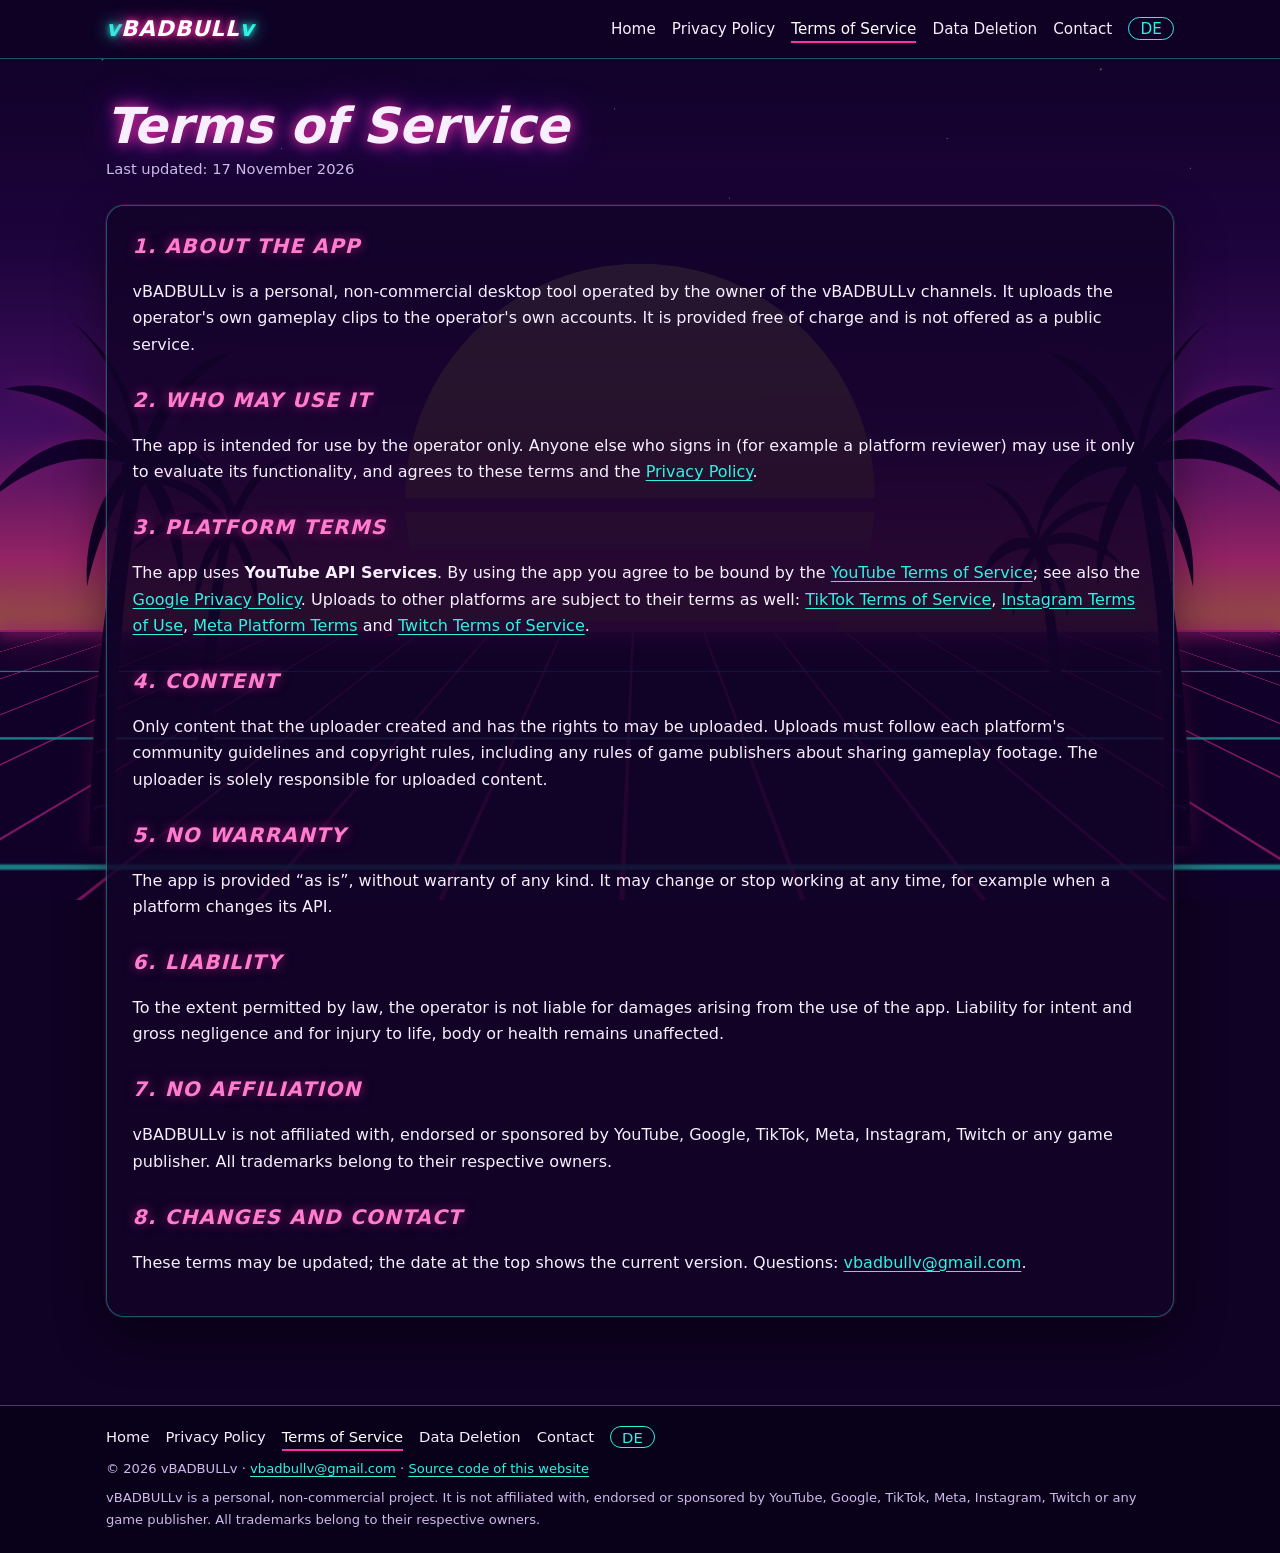
<file: terms.html>
<!doctype html>
<html lang="en">
<head>
<meta charset="utf-8">
<meta name="viewport" content="width=device-width, initial-scale=1">
<title>Terms of Service – vBADBULLv</title>
<meta name="description" content="Terms of Service of the vBADBULLv app.">
<link rel="canonical" href="https://vbadbullv.github.io/vbadbullv/terms.html">
<link rel="alternate" hreflang="en" href="https://vbadbullv.github.io/vbadbullv/terms.html">
<link rel="alternate" hreflang="de" href="https://vbadbullv.github.io/vbadbullv/de/nutzungsbedingungen.html">
<link rel="alternate" hreflang="x-default" href="https://vbadbullv.github.io/vbadbullv/terms.html">
<meta property="og:title" content="Terms of Service – vBADBULLv">
<meta property="og:description" content="Terms of Service of the vBADBULLv app.">
<meta property="og:type" content="website">
<meta property="og:url" content="https://vbadbullv.github.io/vbadbullv/terms.html">
<meta property="og:image" content="https://vbadbullv.github.io/vbadbullv/assets/icon-1024.png">
<meta name="theme-color" content="#0f0224">
<link rel="icon" href="assets/icon.svg" type="image/svg+xml">
<link rel="apple-touch-icon" href="assets/icon-1024.png">
<link rel="stylesheet" href="assets/style.css">
</head>
<body class="subpage">
<a class="skip" href="#main">Skip to content</a>
<div class="scene" aria-hidden="true">
  <div class="stars"></div><div class="sun"></div><div class="floor"></div><div class="horizon"></div>
  <img class="palm l1" src="assets/palm.svg" alt=""><img class="palm l2" src="assets/palm.svg" alt="">
  <img class="palm r1" src="assets/palm.svg" alt=""><img class="palm r2" src="assets/palm.svg" alt="">
</div>
<header class="site-header">
  <div class="bar">
    <a class="brand" href="./"><span>v</span>BADBULL<span>v</span></a>
    <nav class="site-nav" aria-label="Main"><ul><li><a href="./">Home</a></li><li><a href="privacy.html">Privacy Policy</a></li><li><a href="terms.html" aria-current="page">Terms of Service</a></li><li><a href="data-deletion.html">Data Deletion</a></li><li><a href="contact.html">Contact</a></li><li><a class="lang" href="de/nutzungsbedingungen.html" hreflang="de" lang="de" title="Deutsch">DE</a></li></ul></nav>
  </div>
</header>
<main id="main" class="legal">

<h1>Terms of Service</h1>
<p class="meta">Last updated: 17 November 2026</p>
<div class="card">
<h2>1. About the app</h2>
<p>vBADBULLv is a personal, non-commercial desktop tool operated by the owner of the vBADBULLv channels. It uploads
the operator's own gameplay clips to the operator's own accounts. It is provided free of charge and is not offered
as a public service.</p>

<h2>2. Who may use it</h2>
<p>The app is intended for use by the operator only. Anyone else who signs in (for example a platform reviewer)
may use it only to evaluate its functionality, and agrees to these terms and the
<a href="privacy.html">Privacy Policy</a>.</p>

<h2>3. Platform terms</h2>
<p>The app uses <strong>YouTube API Services</strong>. By using the app you agree to be bound by the
<a href="https://www.youtube.com/t/terms" rel="noopener">YouTube Terms of Service</a>; see also the <a href="https://policies.google.com/privacy" rel="noopener">Google Privacy Policy</a>.
Uploads to other platforms are subject to their terms as well: <a href="https://www.tiktok.com/legal/terms-of-service" rel="noopener">TikTok Terms of Service</a>,
<a href="https://help.instagram.com/581066165581870" rel="noopener">Instagram Terms of Use</a>, <a href="https://developers.facebook.com/terms/" rel="noopener">Meta Platform Terms</a> and
<a href="https://www.twitch.tv/p/legal/terms-of-service/" rel="noopener">Twitch Terms of Service</a>.</p>

<h2>4. Content</h2>
<p>Only content that the uploader created and has the rights to may be uploaded. Uploads must follow each platform's
community guidelines and copyright rules, including any rules of game publishers about sharing gameplay footage.
The uploader is solely responsible for uploaded content.</p>

<h2>5. No warranty</h2>
<p>The app is provided “as is”, without warranty of any kind. It may change or stop working at any time, for example
when a platform changes its API.</p>

<h2>6. Liability</h2>
<p>To the extent permitted by law, the operator is not liable for damages arising from the use of the app.
Liability for intent and gross negligence and for injury to life, body or health remains unaffected.</p>

<h2>7. No affiliation</h2>
<p>vBADBULLv is not affiliated with, endorsed or sponsored by YouTube, Google, TikTok, Meta, Instagram, Twitch or any
game publisher. All trademarks belong to their respective owners.</p>

<h2>8. Changes and contact</h2>
<p>These terms may be updated; the date at the top shows the current version. Questions: <a href="mailto:vbadbullv@gmail.com?subject=Terms">vbadbullv@gmail.com</a>.</p>
</div>

</main>
<footer class="site-footer">
  <div class="bar">
    <nav class="site-nav" aria-label="Footer"><ul><li><a href="./">Home</a></li><li><a href="privacy.html">Privacy Policy</a></li><li><a href="terms.html" aria-current="page">Terms of Service</a></li><li><a href="data-deletion.html">Data Deletion</a></li><li><a href="contact.html">Contact</a></li><li><a class="lang" href="de/nutzungsbedingungen.html" hreflang="de" lang="de" title="Deutsch">DE</a></li></ul></nav>
    <p class="small">© 2026 vBADBULLv · <a href="mailto:vbadbullv@gmail.com">vbadbullv@gmail.com</a> · <a href="https://github.com/vBADBULLv/vbadbullv">Source code of this website</a></p>
    <p class="small">vBADBULLv is a personal, non-commercial project. It is not affiliated with, endorsed or sponsored by YouTube, Google, TikTok, Meta, Instagram, Twitch or any game publisher. All trademarks belong to their respective owners.</p>
  </div>
</footer>
</body>
</html>
</file>
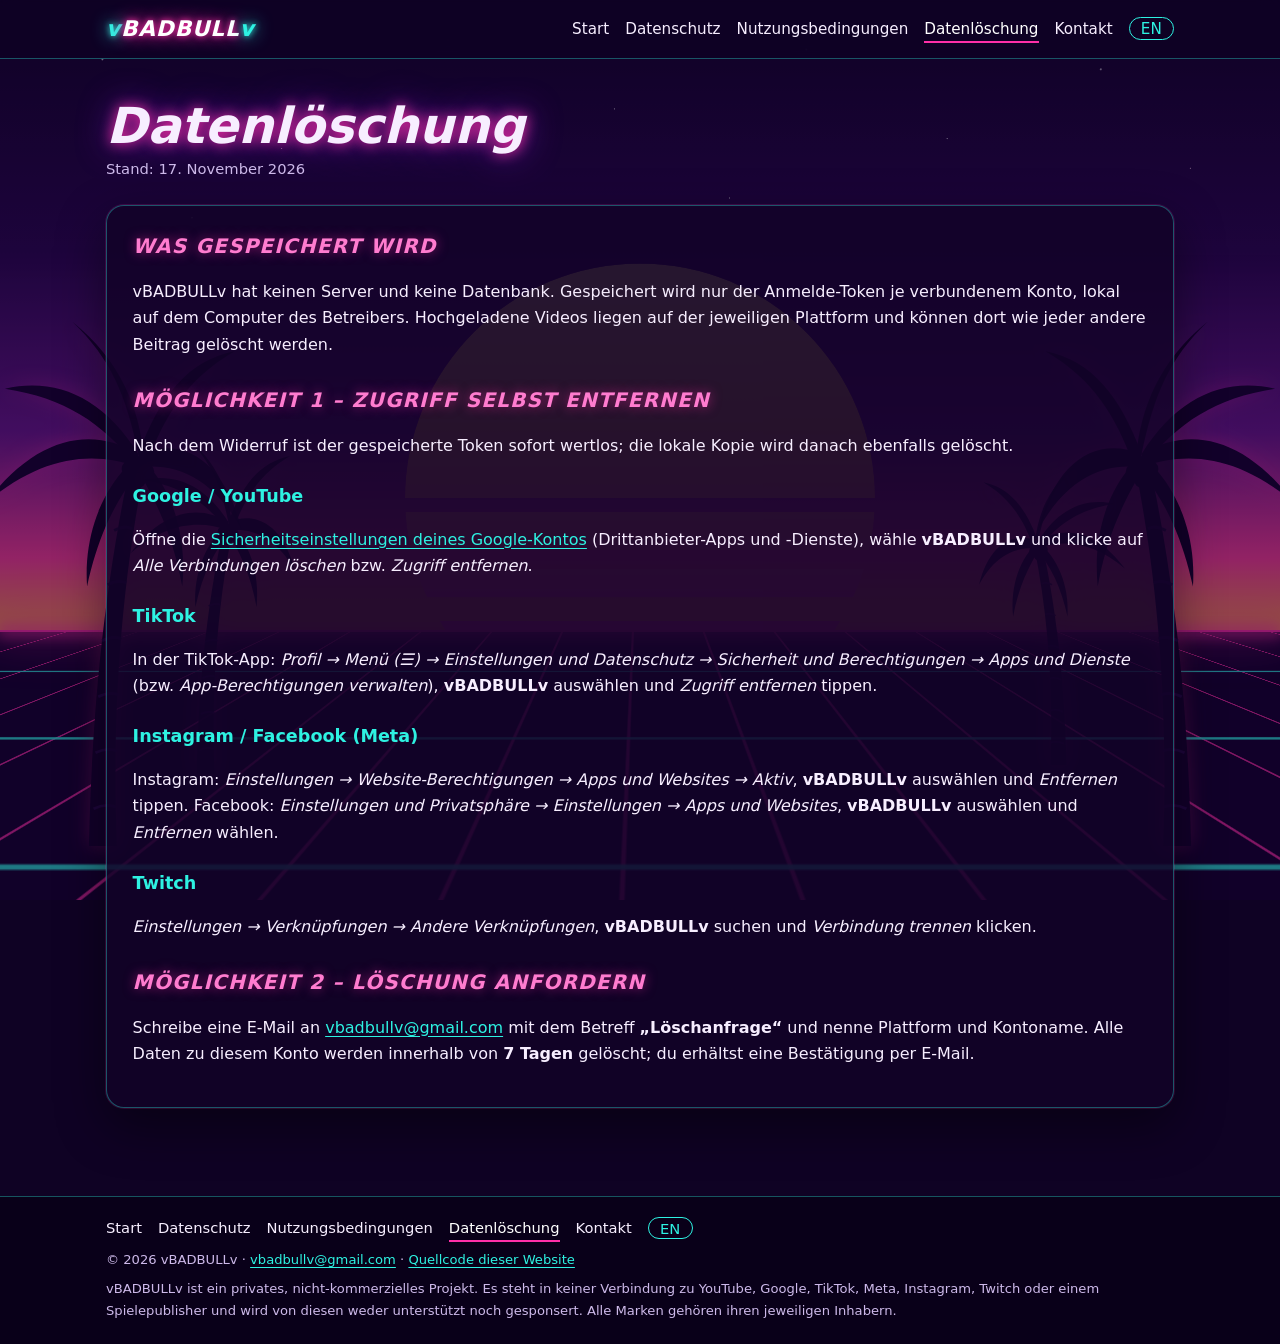
<file: de/datenloeschung.html>
<!doctype html>
<html lang="de">
<head>
<meta charset="utf-8">
<meta name="viewport" content="width=device-width, initial-scale=1">
<title>Datenlöschung – vBADBULLv</title>
<meta name="description" content="So entfernst du den Zugriff von vBADBULLv und lässt deine Daten löschen.">
<link rel="canonical" href="https://vbadbullv.github.io/vbadbullv/de/datenloeschung.html">
<link rel="alternate" hreflang="en" href="https://vbadbullv.github.io/vbadbullv/data-deletion.html">
<link rel="alternate" hreflang="de" href="https://vbadbullv.github.io/vbadbullv/de/datenloeschung.html">
<link rel="alternate" hreflang="x-default" href="https://vbadbullv.github.io/vbadbullv/data-deletion.html">
<meta property="og:title" content="Datenlöschung – vBADBULLv">
<meta property="og:description" content="So entfernst du den Zugriff von vBADBULLv und lässt deine Daten löschen.">
<meta property="og:type" content="website">
<meta property="og:url" content="https://vbadbullv.github.io/vbadbullv/de/datenloeschung.html">
<meta property="og:image" content="https://vbadbullv.github.io/vbadbullv/assets/icon-1024.png">
<meta name="theme-color" content="#0f0224">
<link rel="icon" href="../assets/icon.svg" type="image/svg+xml">
<link rel="apple-touch-icon" href="../assets/icon-1024.png">
<link rel="stylesheet" href="../assets/style.css">
</head>
<body class="subpage">
<a class="skip" href="#main">Zum Inhalt springen</a>
<div class="scene" aria-hidden="true">
  <div class="stars"></div><div class="sun"></div><div class="floor"></div><div class="horizon"></div>
  <img class="palm l1" src="../assets/palm.svg" alt=""><img class="palm l2" src="../assets/palm.svg" alt="">
  <img class="palm r1" src="../assets/palm.svg" alt=""><img class="palm r2" src="../assets/palm.svg" alt="">
</div>
<header class="site-header">
  <div class="bar">
    <a class="brand" href="../de/"><span>v</span>BADBULL<span>v</span></a>
    <nav class="site-nav" aria-label="Main"><ul><li><a href="../de/">Start</a></li><li><a href="../de/datenschutz.html">Datenschutz</a></li><li><a href="../de/nutzungsbedingungen.html">Nutzungsbedingungen</a></li><li><a href="../de/datenloeschung.html" aria-current="page">Datenlöschung</a></li><li><a href="../de/kontakt.html">Kontakt</a></li><li><a class="lang" href="../data-deletion.html" hreflang="en" lang="en" title="English">EN</a></li></ul></nav>
  </div>
</header>
<main id="main" class="legal">

<h1>Datenlöschung</h1>
<p class="meta">Stand: 17. November 2026</p>
<div class="card">
<h2>Was gespeichert wird</h2>
<p>vBADBULLv hat keinen Server und keine Datenbank. Gespeichert wird nur der Anmelde-Token je verbundenem Konto, lokal
auf dem Computer des Betreibers. Hochgeladene Videos liegen auf der jeweiligen Plattform und können dort wie jeder
andere Beitrag gelöscht werden.</p>

<h2>Möglichkeit 1 – Zugriff selbst entfernen</h2>
<p>Nach dem Widerruf ist der gespeicherte Token sofort wertlos; die lokale Kopie wird danach ebenfalls gelöscht.</p>
<h3>Google / YouTube</h3>
<p>Öffne die <a href="https://security.google.com/settings/security/permissions" rel="noopener">Sicherheitseinstellungen deines Google-Kontos</a> (Drittanbieter-Apps und -Dienste),
wähle <strong>vBADBULLv</strong> und klicke auf <em>Alle Verbindungen löschen</em> bzw. <em>Zugriff entfernen</em>.</p>
<h3>TikTok</h3>
<p>In der TikTok-App: <em>Profil → Menü (☰) → Einstellungen und Datenschutz → Sicherheit und Berechtigungen → Apps und
Dienste</em> (bzw. <em>App-Berechtigungen verwalten</em>), <strong>vBADBULLv</strong> auswählen und <em>Zugriff
entfernen</em> tippen.</p>
<h3>Instagram / Facebook (Meta)</h3>
<p>Instagram: <em>Einstellungen → Website-Berechtigungen → Apps und Websites → Aktiv</em>, <strong>vBADBULLv</strong>
auswählen und <em>Entfernen</em> tippen. Facebook: <em>Einstellungen und Privatsphäre → Einstellungen → Apps und
Websites</em>, <strong>vBADBULLv</strong> auswählen und <em>Entfernen</em> wählen.</p>
<h3>Twitch</h3>
<p><em>Einstellungen → Verknüpfungen → Andere Verknüpfungen</em>, <strong>vBADBULLv</strong> suchen und
<em>Verbindung trennen</em> klicken.</p>

<h2>Möglichkeit 2 – Löschung anfordern</h2>
<p>Schreibe eine E-Mail an <a href="mailto:vbadbullv@gmail.com?subject=Loeschanfrage">vbadbullv@gmail.com</a> mit dem Betreff <strong>„Löschanfrage“</strong> und nenne
Plattform und Kontoname. Alle Daten zu diesem Konto werden innerhalb von <strong>7 Tagen</strong> gelöscht; du
erhältst eine Bestätigung per E-Mail.</p>
</div>

</main>
<footer class="site-footer">
  <div class="bar">
    <nav class="site-nav" aria-label="Footer"><ul><li><a href="../de/">Start</a></li><li><a href="../de/datenschutz.html">Datenschutz</a></li><li><a href="../de/nutzungsbedingungen.html">Nutzungsbedingungen</a></li><li><a href="../de/datenloeschung.html" aria-current="page">Datenlöschung</a></li><li><a href="../de/kontakt.html">Kontakt</a></li><li><a class="lang" href="../data-deletion.html" hreflang="en" lang="en" title="English">EN</a></li></ul></nav>
    <p class="small">© 2026 vBADBULLv · <a href="mailto:vbadbullv@gmail.com">vbadbullv@gmail.com</a> · <a href="https://github.com/vBADBULLv/vbadbullv">Quellcode dieser Website</a></p>
    <p class="small">vBADBULLv ist ein privates, nicht-kommerzielles Projekt. Es steht in keiner Verbindung zu YouTube, Google, TikTok, Meta, Instagram, Twitch oder einem Spielepublisher und wird von diesen weder unterstützt noch gesponsert. Alle Marken gehören ihren jeweiligen Inhabern.</p>
  </div>
</footer>
</body>
</html>
</file>
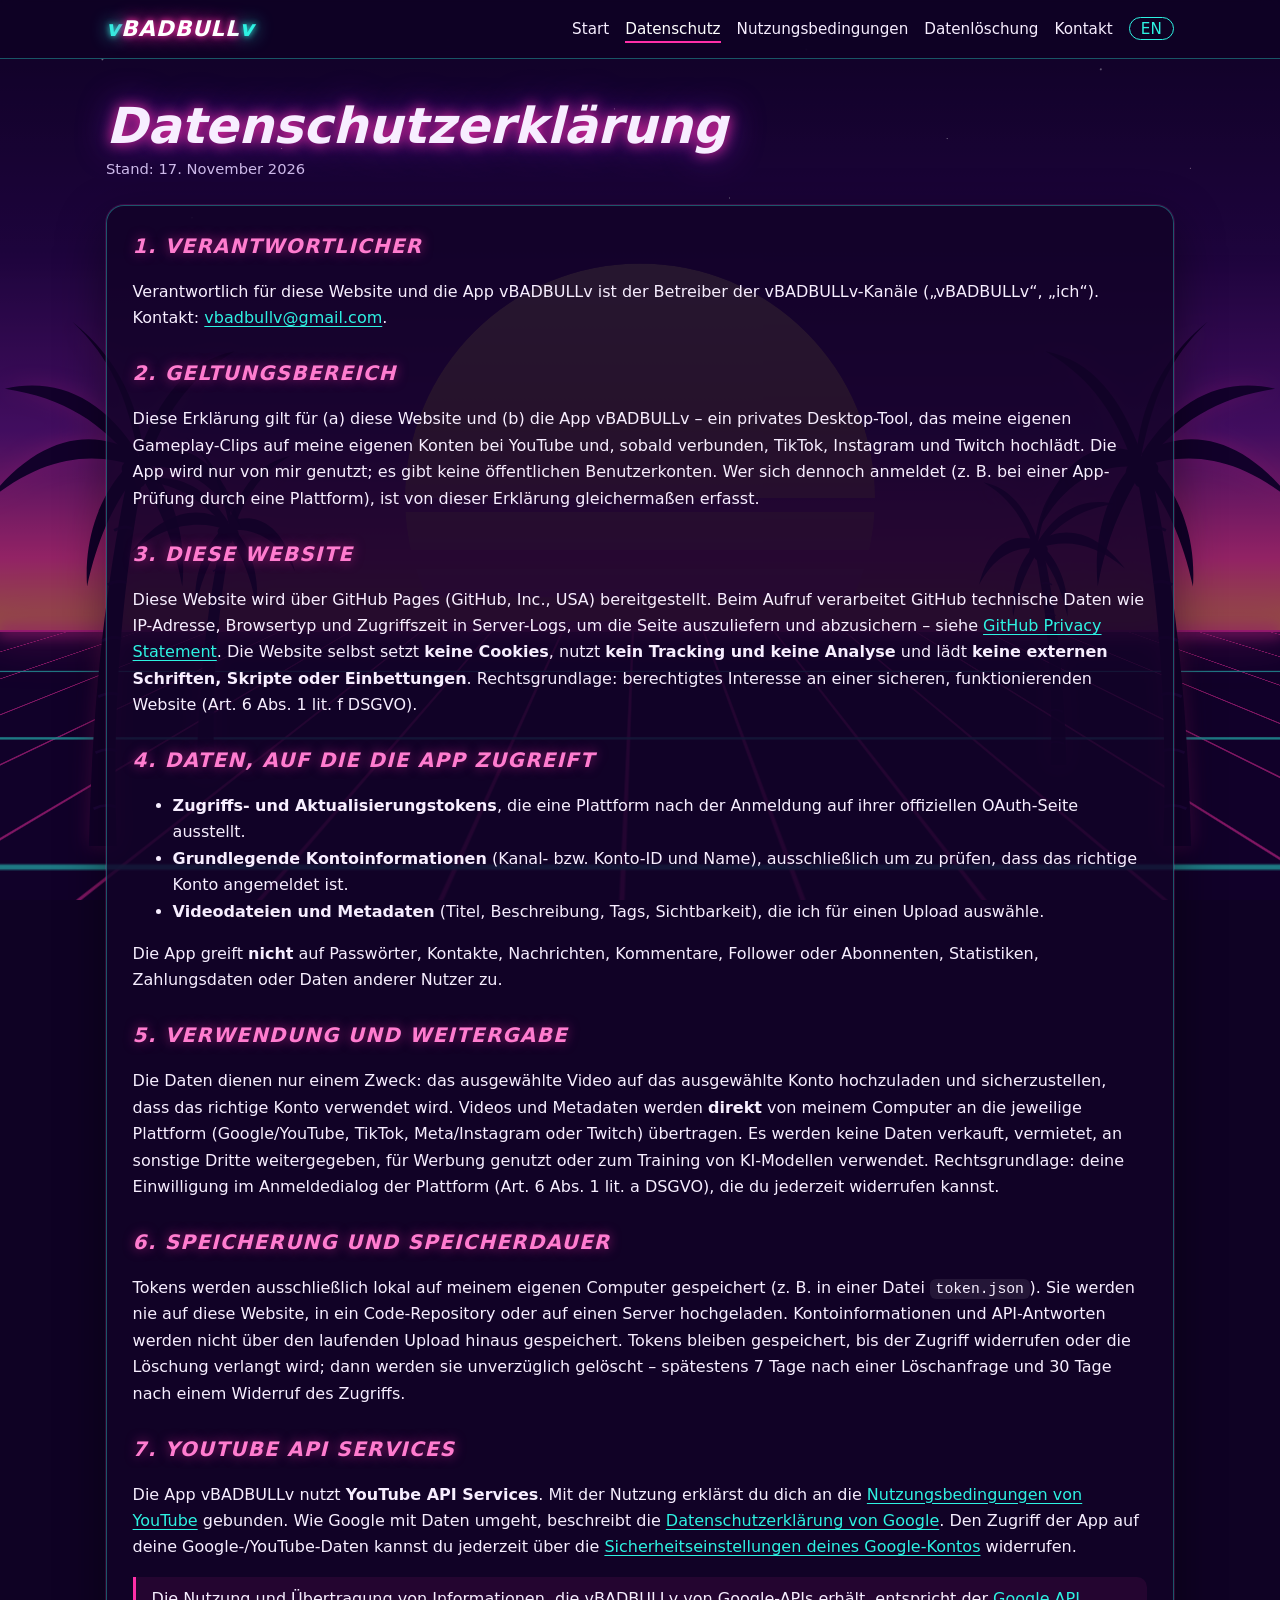
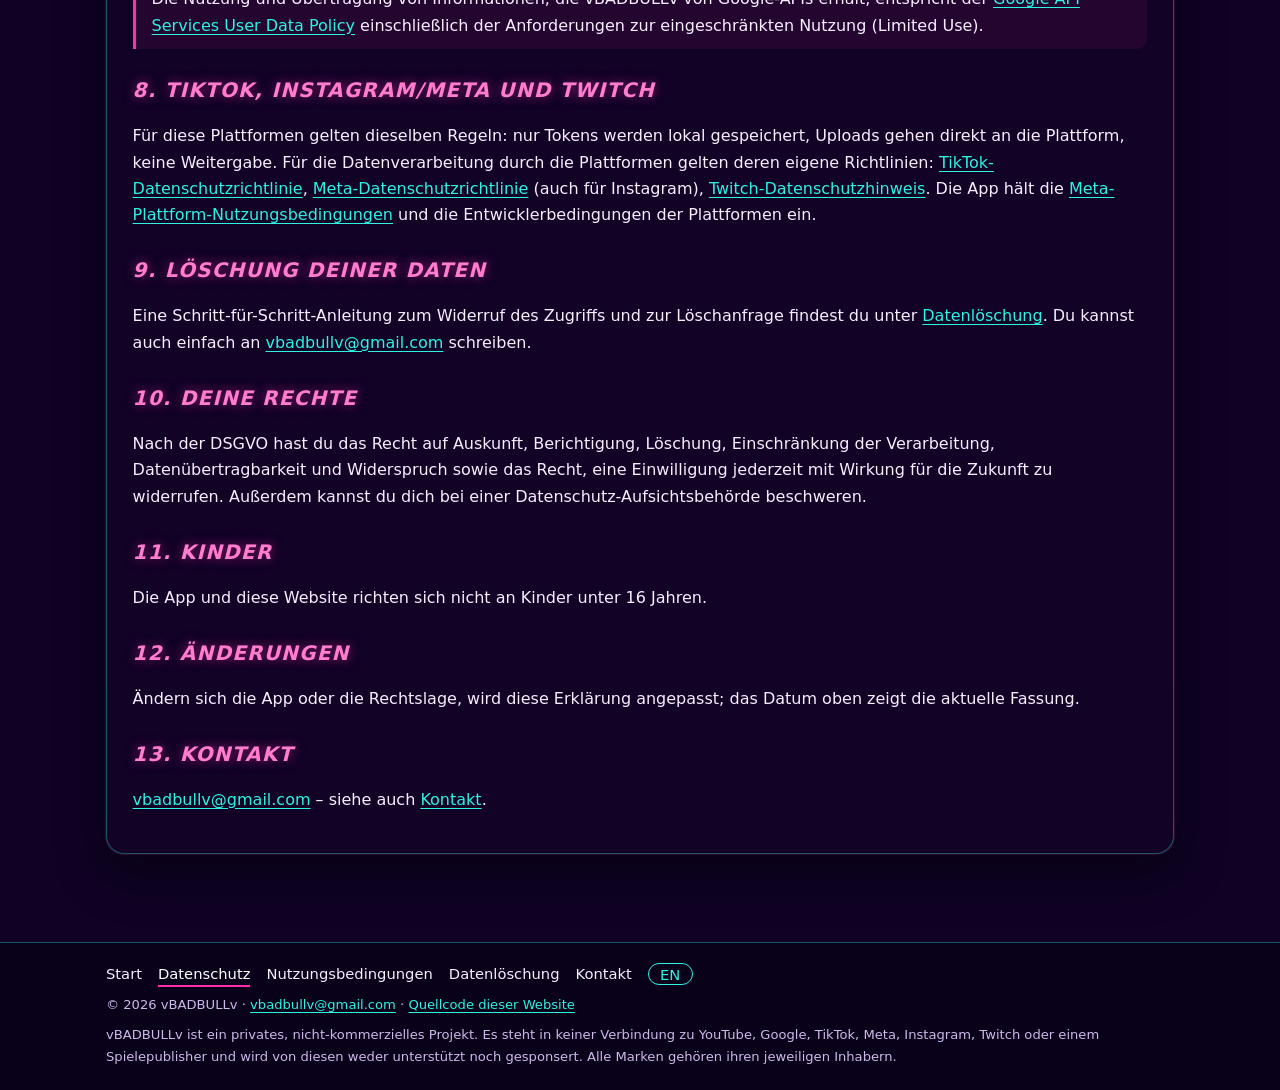
<file: de/datenschutz.html>
<!doctype html>
<html lang="de">
<head>
<meta charset="utf-8">
<meta name="viewport" content="width=device-width, initial-scale=1">
<title>Datenschutzerklärung – vBADBULLv</title>
<meta name="description" content="Datenschutzerklärung der App und Website vBADBULLv.">
<link rel="canonical" href="https://vbadbullv.github.io/vbadbullv/de/datenschutz.html">
<link rel="alternate" hreflang="en" href="https://vbadbullv.github.io/vbadbullv/privacy.html">
<link rel="alternate" hreflang="de" href="https://vbadbullv.github.io/vbadbullv/de/datenschutz.html">
<link rel="alternate" hreflang="x-default" href="https://vbadbullv.github.io/vbadbullv/privacy.html">
<meta property="og:title" content="Datenschutzerklärung – vBADBULLv">
<meta property="og:description" content="Datenschutzerklärung der App und Website vBADBULLv.">
<meta property="og:type" content="website">
<meta property="og:url" content="https://vbadbullv.github.io/vbadbullv/de/datenschutz.html">
<meta property="og:image" content="https://vbadbullv.github.io/vbadbullv/assets/icon-1024.png">
<meta name="theme-color" content="#0f0224">
<link rel="icon" href="../assets/icon.svg" type="image/svg+xml">
<link rel="apple-touch-icon" href="../assets/icon-1024.png">
<link rel="stylesheet" href="../assets/style.css">
</head>
<body class="subpage">
<a class="skip" href="#main">Zum Inhalt springen</a>
<div class="scene" aria-hidden="true">
  <div class="stars"></div><div class="sun"></div><div class="floor"></div><div class="horizon"></div>
  <img class="palm l1" src="../assets/palm.svg" alt=""><img class="palm l2" src="../assets/palm.svg" alt="">
  <img class="palm r1" src="../assets/palm.svg" alt=""><img class="palm r2" src="../assets/palm.svg" alt="">
</div>
<header class="site-header">
  <div class="bar">
    <a class="brand" href="../de/"><span>v</span>BADBULL<span>v</span></a>
    <nav class="site-nav" aria-label="Main"><ul><li><a href="../de/">Start</a></li><li><a href="../de/datenschutz.html" aria-current="page">Datenschutz</a></li><li><a href="../de/nutzungsbedingungen.html">Nutzungsbedingungen</a></li><li><a href="../de/datenloeschung.html">Datenlöschung</a></li><li><a href="../de/kontakt.html">Kontakt</a></li><li><a class="lang" href="../privacy.html" hreflang="en" lang="en" title="English">EN</a></li></ul></nav>
  </div>
</header>
<main id="main" class="legal">

<h1>Datenschutzerklärung</h1>
<p class="meta">Stand: 17. November 2026</p>
<div class="card">
<h2>1. Verantwortlicher</h2>
<p>Verantwortlich für diese Website und die App vBADBULLv ist der Betreiber der vBADBULLv-Kanäle („vBADBULLv“,
„ich“). Kontakt: <a href="mailto:vbadbullv@gmail.com?subject=Datenschutz">vbadbullv@gmail.com</a>.</p>

<h2>2. Geltungsbereich</h2>
<p>Diese Erklärung gilt für (a) diese Website und (b) die App vBADBULLv – ein privates Desktop-Tool, das meine eigenen
Gameplay-Clips auf meine eigenen Konten bei YouTube und, sobald verbunden, TikTok, Instagram und Twitch hochlädt.
Die App wird nur von mir genutzt; es gibt keine öffentlichen Benutzerkonten. Wer sich dennoch anmeldet (z. B. bei
einer App-Prüfung durch eine Plattform), ist von dieser Erklärung gleichermaßen erfasst.</p>

<h2>3. Diese Website</h2>
<p>Diese Website wird über GitHub Pages (GitHub, Inc., USA) bereitgestellt. Beim Aufruf verarbeitet GitHub technische
Daten wie IP-Adresse, Browsertyp und Zugriffszeit in Server-Logs, um die Seite auszuliefern und abzusichern – siehe
<a href="https://docs.github.com/site-policy/privacy-policies/github-general-privacy-statement" rel="noopener">GitHub Privacy Statement</a>. Die Website selbst setzt <strong>keine Cookies</strong>, nutzt
<strong>kein Tracking und keine Analyse</strong> und lädt <strong>keine externen Schriften, Skripte oder
Einbettungen</strong>. Rechtsgrundlage: berechtigtes Interesse an einer sicheren, funktionierenden Website
(Art. 6 Abs. 1 lit. f DSGVO).</p>

<h2>4. Daten, auf die die App zugreift</h2>
<ul>
<li><strong>Zugriffs- und Aktualisierungstokens</strong>, die eine Plattform nach der Anmeldung auf ihrer offiziellen OAuth-Seite ausstellt.</li>
<li><strong>Grundlegende Kontoinformationen</strong> (Kanal- bzw. Konto-ID und Name), ausschließlich um zu prüfen, dass das richtige Konto angemeldet ist.</li>
<li><strong>Videodateien und Metadaten</strong> (Titel, Beschreibung, Tags, Sichtbarkeit), die ich für einen Upload auswähle.</li>
</ul>
<p>Die App greift <strong>nicht</strong> auf Passwörter, Kontakte, Nachrichten, Kommentare, Follower oder
Abonnenten, Statistiken, Zahlungsdaten oder Daten anderer Nutzer zu.</p>

<h2>5. Verwendung und Weitergabe</h2>
<p>Die Daten dienen nur einem Zweck: das ausgewählte Video auf das ausgewählte Konto hochzuladen und sicherzustellen,
dass das richtige Konto verwendet wird. Videos und Metadaten werden <strong>direkt</strong> von meinem Computer an
die jeweilige Plattform (Google/YouTube, TikTok, Meta/Instagram oder Twitch) übertragen. Es werden keine Daten
verkauft, vermietet, an sonstige Dritte weitergegeben, für Werbung genutzt oder zum Training von KI-Modellen
verwendet. Rechtsgrundlage: deine Einwilligung im Anmeldedialog der Plattform (Art. 6 Abs. 1 lit. a DSGVO), die du
jederzeit widerrufen kannst.</p>

<h2>6. Speicherung und Speicherdauer</h2>
<p>Tokens werden ausschließlich lokal auf meinem eigenen Computer gespeichert (z. B. in einer Datei
<code>token.json</code>). Sie werden nie auf diese Website, in ein Code-Repository oder auf einen Server hochgeladen.
Kontoinformationen und API-Antworten werden nicht über den laufenden Upload hinaus gespeichert. Tokens bleiben
gespeichert, bis der Zugriff widerrufen oder die Löschung verlangt wird; dann werden sie unverzüglich gelöscht –
spätestens 7 Tage nach einer Löschanfrage und 30 Tage nach einem Widerruf des Zugriffs.</p>

<h2>7. YouTube API Services</h2>
<p>Die App vBADBULLv nutzt <strong>YouTube API Services</strong>. Mit der Nutzung erklärst du dich an die
<a href="https://www.youtube.com/t/terms" rel="noopener">Nutzungsbedingungen von YouTube</a> gebunden. Wie Google mit Daten umgeht, beschreibt die
<a href="http://www.google.com/policies/privacy" rel="noopener">Datenschutzerklärung von Google</a>. Den Zugriff der App auf deine Google-/YouTube-Daten
kannst du jederzeit über die <a href="https://security.google.com/settings/security/permissions" rel="noopener">Sicherheitseinstellungen deines Google-Kontos</a> widerrufen.</p>
<p class="notice">Die Nutzung und Übertragung von Informationen, die vBADBULLv von Google-APIs erhält, entspricht der
<a href="https://developers.google.com/terms/api-services-user-data-policy" rel="noopener">Google API Services User Data Policy</a> einschließlich der Anforderungen zur eingeschränkten Nutzung
(Limited Use).</p>

<h2>8. TikTok, Instagram/Meta und Twitch</h2>
<p>Für diese Plattformen gelten dieselben Regeln: nur Tokens werden lokal gespeichert, Uploads gehen direkt an die
Plattform, keine Weitergabe. Für die Datenverarbeitung durch die Plattformen gelten deren eigene Richtlinien:
<a href="https://www.tiktok.com/legal/privacy-policy" rel="noopener">TikTok-Datenschutzrichtlinie</a>, <a href="https://www.facebook.com/privacy/policy/" rel="noopener">Meta-Datenschutzrichtlinie</a> (auch für
Instagram), <a href="https://www.twitch.tv/p/legal/privacy-notice/" rel="noopener">Twitch-Datenschutzhinweis</a>. Die App hält die
<a href="https://developers.facebook.com/terms/" rel="noopener">Meta-Plattform-Nutzungsbedingungen</a> und die Entwicklerbedingungen der Plattformen ein.</p>

<h2>9. Löschung deiner Daten</h2>
<p>Eine Schritt-für-Schritt-Anleitung zum Widerruf des Zugriffs und zur Löschanfrage findest du unter
<a href="../de/datenloeschung.html">Datenlöschung</a>. Du kannst auch einfach an <a href="mailto:vbadbullv@gmail.com?subject=Loeschanfrage">vbadbullv@gmail.com</a> schreiben.</p>

<h2>10. Deine Rechte</h2>
<p>Nach der DSGVO hast du das Recht auf Auskunft, Berichtigung, Löschung, Einschränkung der Verarbeitung,
Datenübertragbarkeit und Widerspruch sowie das Recht, eine Einwilligung jederzeit mit Wirkung für die Zukunft zu
widerrufen. Außerdem kannst du dich bei einer Datenschutz-Aufsichtsbehörde beschweren.</p>

<h2>11. Kinder</h2>
<p>Die App und diese Website richten sich nicht an Kinder unter 16 Jahren.</p>

<h2>12. Änderungen</h2>
<p>Ändern sich die App oder die Rechtslage, wird diese Erklärung angepasst; das Datum oben zeigt die aktuelle Fassung.</p>

<h2>13. Kontakt</h2>
<p><a href="mailto:vbadbullv@gmail.com?subject=Datenschutz">vbadbullv@gmail.com</a> – siehe auch <a href="../de/kontakt.html">Kontakt</a>.</p>
</div>

</main>
<footer class="site-footer">
  <div class="bar">
    <nav class="site-nav" aria-label="Footer"><ul><li><a href="../de/">Start</a></li><li><a href="../de/datenschutz.html" aria-current="page">Datenschutz</a></li><li><a href="../de/nutzungsbedingungen.html">Nutzungsbedingungen</a></li><li><a href="../de/datenloeschung.html">Datenlöschung</a></li><li><a href="../de/kontakt.html">Kontakt</a></li><li><a class="lang" href="../privacy.html" hreflang="en" lang="en" title="English">EN</a></li></ul></nav>
    <p class="small">© 2026 vBADBULLv · <a href="mailto:vbadbullv@gmail.com">vbadbullv@gmail.com</a> · <a href="https://github.com/vBADBULLv/vbadbullv">Quellcode dieser Website</a></p>
    <p class="small">vBADBULLv ist ein privates, nicht-kommerzielles Projekt. Es steht in keiner Verbindung zu YouTube, Google, TikTok, Meta, Instagram, Twitch oder einem Spielepublisher und wird von diesen weder unterstützt noch gesponsert. Alle Marken gehören ihren jeweiligen Inhabern.</p>
  </div>
</footer>
</body>
</html>
</file>
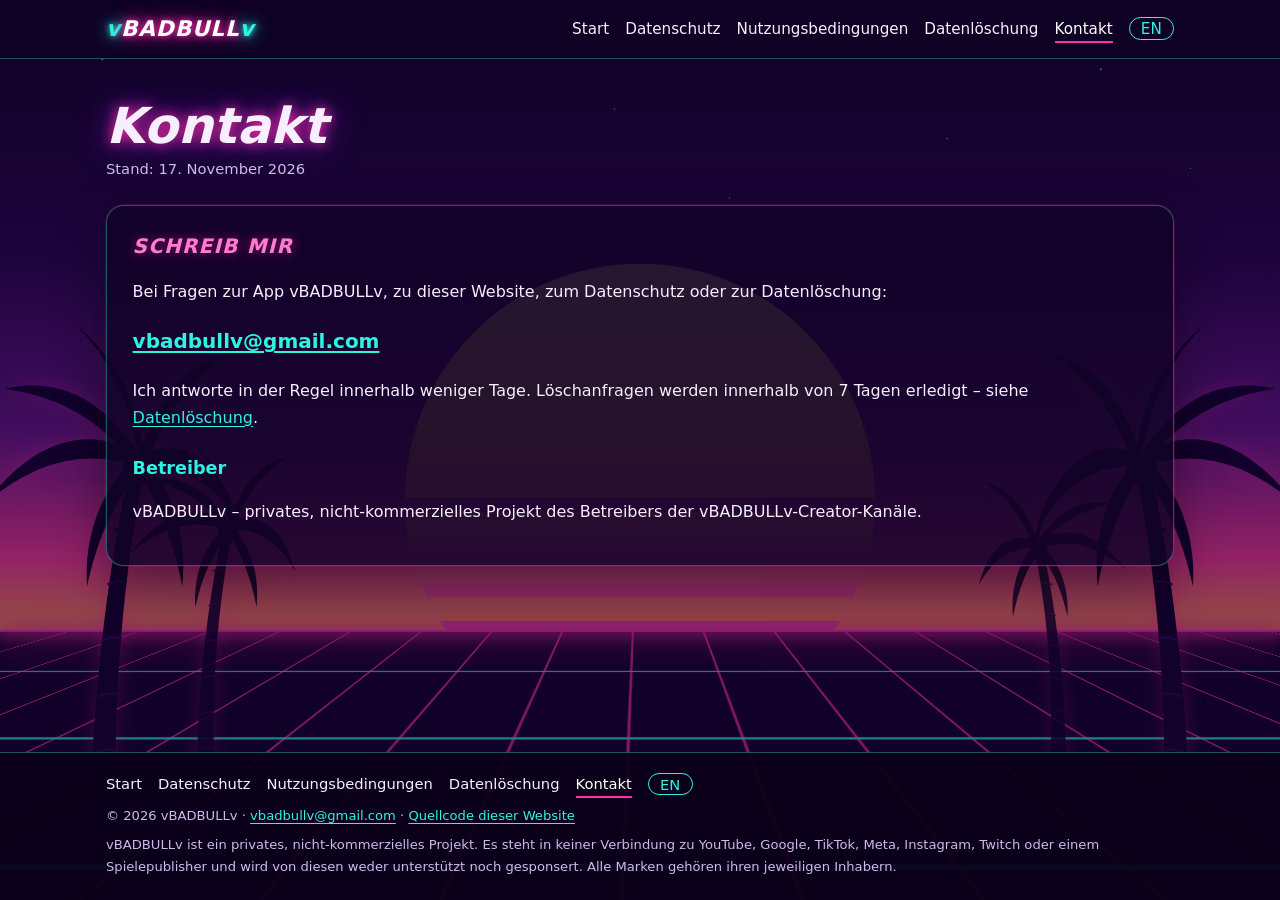
<file: de/kontakt.html>
<!doctype html>
<html lang="de">
<head>
<meta charset="utf-8">
<meta name="viewport" content="width=device-width, initial-scale=1">
<title>Kontakt – vBADBULLv</title>
<meta name="description" content="Kontakt zum Betreiber von vBADBULLv.">
<link rel="canonical" href="https://vbadbullv.github.io/vbadbullv/de/kontakt.html">
<link rel="alternate" hreflang="en" href="https://vbadbullv.github.io/vbadbullv/contact.html">
<link rel="alternate" hreflang="de" href="https://vbadbullv.github.io/vbadbullv/de/kontakt.html">
<link rel="alternate" hreflang="x-default" href="https://vbadbullv.github.io/vbadbullv/contact.html">
<meta property="og:title" content="Kontakt – vBADBULLv">
<meta property="og:description" content="Kontakt zum Betreiber von vBADBULLv.">
<meta property="og:type" content="website">
<meta property="og:url" content="https://vbadbullv.github.io/vbadbullv/de/kontakt.html">
<meta property="og:image" content="https://vbadbullv.github.io/vbadbullv/assets/icon-1024.png">
<meta name="theme-color" content="#0f0224">
<link rel="icon" href="../assets/icon.svg" type="image/svg+xml">
<link rel="apple-touch-icon" href="../assets/icon-1024.png">
<link rel="stylesheet" href="../assets/style.css">
</head>
<body class="subpage">
<a class="skip" href="#main">Zum Inhalt springen</a>
<div class="scene" aria-hidden="true">
  <div class="stars"></div><div class="sun"></div><div class="floor"></div><div class="horizon"></div>
  <img class="palm l1" src="../assets/palm.svg" alt=""><img class="palm l2" src="../assets/palm.svg" alt="">
  <img class="palm r1" src="../assets/palm.svg" alt=""><img class="palm r2" src="../assets/palm.svg" alt="">
</div>
<header class="site-header">
  <div class="bar">
    <a class="brand" href="../de/"><span>v</span>BADBULL<span>v</span></a>
    <nav class="site-nav" aria-label="Main"><ul><li><a href="../de/">Start</a></li><li><a href="../de/datenschutz.html">Datenschutz</a></li><li><a href="../de/nutzungsbedingungen.html">Nutzungsbedingungen</a></li><li><a href="../de/datenloeschung.html">Datenlöschung</a></li><li><a href="../de/kontakt.html" aria-current="page">Kontakt</a></li><li><a class="lang" href="../contact.html" hreflang="en" lang="en" title="English">EN</a></li></ul></nav>
  </div>
</header>
<main id="main" class="legal">

<h1>Kontakt</h1>
<p class="meta">Stand: 17. November 2026</p>
<div class="card">
<h2>Schreib mir</h2>
<p>Bei Fragen zur App vBADBULLv, zu dieser Website, zum Datenschutz oder zur Datenlöschung:</p>
<p class="mail"><a href="mailto:vbadbullv@gmail.com">vbadbullv@gmail.com</a></p>
<p>Ich antworte in der Regel innerhalb weniger Tage. Löschanfragen werden innerhalb von 7 Tagen erledigt – siehe
<a href="../de/datenloeschung.html">Datenlöschung</a>.</p>
<h3>Betreiber</h3>
<p>vBADBULLv – privates, nicht-kommerzielles Projekt des Betreibers der vBADBULLv-Creator-Kanäle.</p>
</div>

</main>
<footer class="site-footer">
  <div class="bar">
    <nav class="site-nav" aria-label="Footer"><ul><li><a href="../de/">Start</a></li><li><a href="../de/datenschutz.html">Datenschutz</a></li><li><a href="../de/nutzungsbedingungen.html">Nutzungsbedingungen</a></li><li><a href="../de/datenloeschung.html">Datenlöschung</a></li><li><a href="../de/kontakt.html" aria-current="page">Kontakt</a></li><li><a class="lang" href="../contact.html" hreflang="en" lang="en" title="English">EN</a></li></ul></nav>
    <p class="small">© 2026 vBADBULLv · <a href="mailto:vbadbullv@gmail.com">vbadbullv@gmail.com</a> · <a href="https://github.com/vBADBULLv/vbadbullv">Quellcode dieser Website</a></p>
    <p class="small">vBADBULLv ist ein privates, nicht-kommerzielles Projekt. Es steht in keiner Verbindung zu YouTube, Google, TikTok, Meta, Instagram, Twitch oder einem Spielepublisher und wird von diesen weder unterstützt noch gesponsert. Alle Marken gehören ihren jeweiligen Inhabern.</p>
  </div>
</footer>
</body>
</html>
</file>
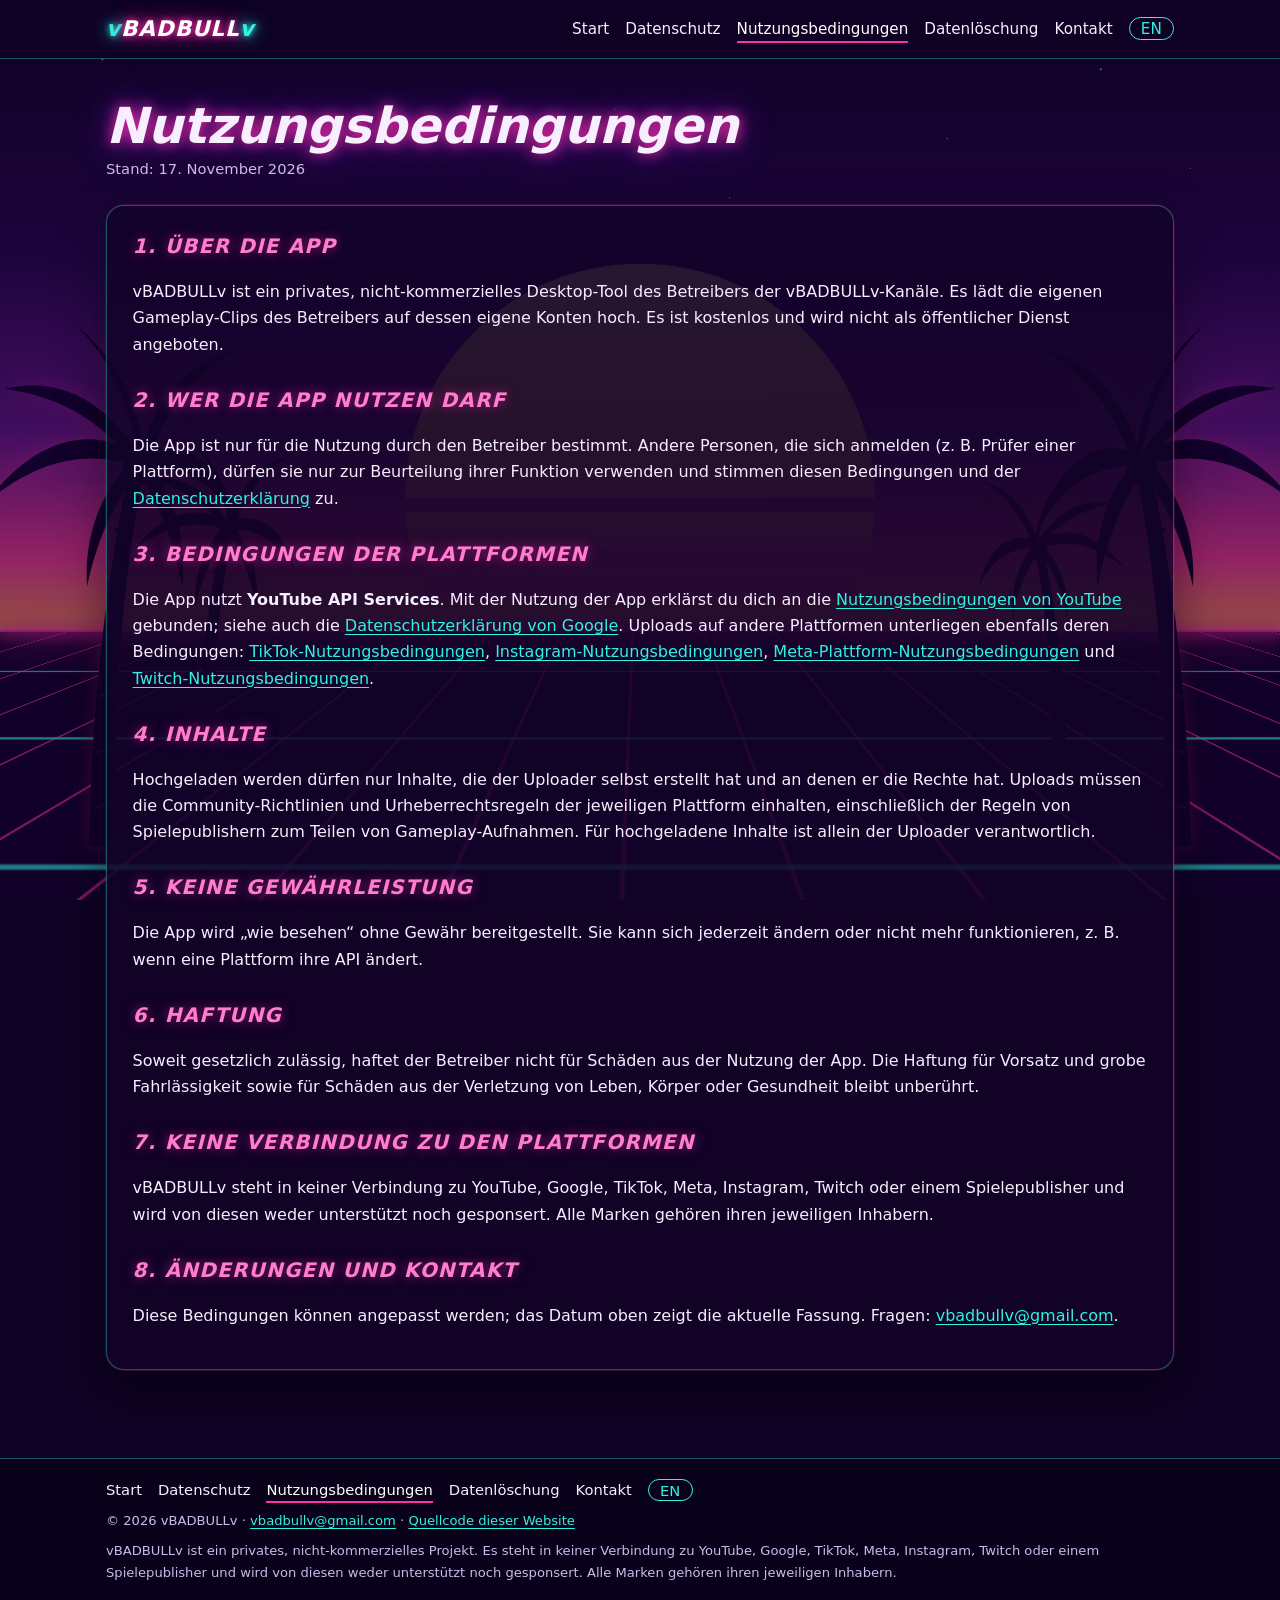
<file: de/nutzungsbedingungen.html>
<!doctype html>
<html lang="de">
<head>
<meta charset="utf-8">
<meta name="viewport" content="width=device-width, initial-scale=1">
<title>Nutzungsbedingungen – vBADBULLv</title>
<meta name="description" content="Nutzungsbedingungen der App vBADBULLv.">
<link rel="canonical" href="https://vbadbullv.github.io/vbadbullv/de/nutzungsbedingungen.html">
<link rel="alternate" hreflang="en" href="https://vbadbullv.github.io/vbadbullv/terms.html">
<link rel="alternate" hreflang="de" href="https://vbadbullv.github.io/vbadbullv/de/nutzungsbedingungen.html">
<link rel="alternate" hreflang="x-default" href="https://vbadbullv.github.io/vbadbullv/terms.html">
<meta property="og:title" content="Nutzungsbedingungen – vBADBULLv">
<meta property="og:description" content="Nutzungsbedingungen der App vBADBULLv.">
<meta property="og:type" content="website">
<meta property="og:url" content="https://vbadbullv.github.io/vbadbullv/de/nutzungsbedingungen.html">
<meta property="og:image" content="https://vbadbullv.github.io/vbadbullv/assets/icon-1024.png">
<meta name="theme-color" content="#0f0224">
<link rel="icon" href="../assets/icon.svg" type="image/svg+xml">
<link rel="apple-touch-icon" href="../assets/icon-1024.png">
<link rel="stylesheet" href="../assets/style.css">
</head>
<body class="subpage">
<a class="skip" href="#main">Zum Inhalt springen</a>
<div class="scene" aria-hidden="true">
  <div class="stars"></div><div class="sun"></div><div class="floor"></div><div class="horizon"></div>
  <img class="palm l1" src="../assets/palm.svg" alt=""><img class="palm l2" src="../assets/palm.svg" alt="">
  <img class="palm r1" src="../assets/palm.svg" alt=""><img class="palm r2" src="../assets/palm.svg" alt="">
</div>
<header class="site-header">
  <div class="bar">
    <a class="brand" href="../de/"><span>v</span>BADBULL<span>v</span></a>
    <nav class="site-nav" aria-label="Main"><ul><li><a href="../de/">Start</a></li><li><a href="../de/datenschutz.html">Datenschutz</a></li><li><a href="../de/nutzungsbedingungen.html" aria-current="page">Nutzungsbedingungen</a></li><li><a href="../de/datenloeschung.html">Datenlöschung</a></li><li><a href="../de/kontakt.html">Kontakt</a></li><li><a class="lang" href="../terms.html" hreflang="en" lang="en" title="English">EN</a></li></ul></nav>
  </div>
</header>
<main id="main" class="legal">

<h1>Nutzungsbedingungen</h1>
<p class="meta">Stand: 17. November 2026</p>
<div class="card">
<h2>1. Über die App</h2>
<p>vBADBULLv ist ein privates, nicht-kommerzielles Desktop-Tool des Betreibers der vBADBULLv-Kanäle. Es lädt die
eigenen Gameplay-Clips des Betreibers auf dessen eigene Konten hoch. Es ist kostenlos und wird nicht als öffentlicher
Dienst angeboten.</p>

<h2>2. Wer die App nutzen darf</h2>
<p>Die App ist nur für die Nutzung durch den Betreiber bestimmt. Andere Personen, die sich anmelden (z. B. Prüfer
einer Plattform), dürfen sie nur zur Beurteilung ihrer Funktion verwenden und stimmen diesen Bedingungen und der
<a href="../de/datenschutz.html">Datenschutzerklärung</a> zu.</p>

<h2>3. Bedingungen der Plattformen</h2>
<p>Die App nutzt <strong>YouTube API Services</strong>. Mit der Nutzung der App erklärst du dich an die
<a href="https://www.youtube.com/t/terms" rel="noopener">Nutzungsbedingungen von YouTube</a> gebunden; siehe auch die
<a href="https://policies.google.com/privacy" rel="noopener">Datenschutzerklärung von Google</a>. Uploads auf andere Plattformen unterliegen ebenfalls deren
Bedingungen: <a href="https://www.tiktok.com/legal/terms-of-service" rel="noopener">TikTok-Nutzungsbedingungen</a>, <a href="https://help.instagram.com/581066165581870" rel="noopener">Instagram-Nutzungsbedingungen</a>,
<a href="https://developers.facebook.com/terms/" rel="noopener">Meta-Plattform-Nutzungsbedingungen</a> und <a href="https://www.twitch.tv/p/legal/terms-of-service/" rel="noopener">Twitch-Nutzungsbedingungen</a>.</p>

<h2>4. Inhalte</h2>
<p>Hochgeladen werden dürfen nur Inhalte, die der Uploader selbst erstellt hat und an denen er die Rechte hat. Uploads
müssen die Community-Richtlinien und Urheberrechtsregeln der jeweiligen Plattform einhalten, einschließlich der Regeln
von Spielepublishern zum Teilen von Gameplay-Aufnahmen. Für hochgeladene Inhalte ist allein der Uploader
verantwortlich.</p>

<h2>5. Keine Gewährleistung</h2>
<p>Die App wird „wie besehen“ ohne Gewähr bereitgestellt. Sie kann sich jederzeit ändern oder nicht mehr
funktionieren, z. B. wenn eine Plattform ihre API ändert.</p>

<h2>6. Haftung</h2>
<p>Soweit gesetzlich zulässig, haftet der Betreiber nicht für Schäden aus der Nutzung der App. Die Haftung für
Vorsatz und grobe Fahrlässigkeit sowie für Schäden aus der Verletzung von Leben, Körper oder Gesundheit bleibt
unberührt.</p>

<h2>7. Keine Verbindung zu den Plattformen</h2>
<p>vBADBULLv steht in keiner Verbindung zu YouTube, Google, TikTok, Meta, Instagram, Twitch oder einem Spielepublisher
und wird von diesen weder unterstützt noch gesponsert. Alle Marken gehören ihren jeweiligen Inhabern.</p>

<h2>8. Änderungen und Kontakt</h2>
<p>Diese Bedingungen können angepasst werden; das Datum oben zeigt die aktuelle Fassung. Fragen: <a href="mailto:vbadbullv@gmail.com?subject=Nutzungsbedingungen">vbadbullv@gmail.com</a>.</p>
</div>

</main>
<footer class="site-footer">
  <div class="bar">
    <nav class="site-nav" aria-label="Footer"><ul><li><a href="../de/">Start</a></li><li><a href="../de/datenschutz.html">Datenschutz</a></li><li><a href="../de/nutzungsbedingungen.html" aria-current="page">Nutzungsbedingungen</a></li><li><a href="../de/datenloeschung.html">Datenlöschung</a></li><li><a href="../de/kontakt.html">Kontakt</a></li><li><a class="lang" href="../terms.html" hreflang="en" lang="en" title="English">EN</a></li></ul></nav>
    <p class="small">© 2026 vBADBULLv · <a href="mailto:vbadbullv@gmail.com">vbadbullv@gmail.com</a> · <a href="https://github.com/vBADBULLv/vbadbullv">Quellcode dieser Website</a></p>
    <p class="small">vBADBULLv ist ein privates, nicht-kommerzielles Projekt. Es steht in keiner Verbindung zu YouTube, Google, TikTok, Meta, Instagram, Twitch oder einem Spielepublisher und wird von diesen weder unterstützt noch gesponsert. Alle Marken gehören ihren jeweiligen Inhabern.</p>
  </div>
</footer>
</body>
</html>
</file>
<file: assets/style.css>
/* vBADBULLv – Neon-Sunset-Theme (eigenes Design, keine Fremdressourcen) */
:root {
  --night: #0f0224;
  --deep: #24063f;
  --purple: #6a1bb3;
  --pink: #ff2fa8;
  --pink-soft: #ff7ccf;
  --cyan: #2ef2e2;
  --orange: #ff8a3d;
  --yellow: #ffd36e;
  --text: #f7eeff;
  --muted: #cdb9ea;
  --card: rgba(18, 3, 40, .84);
  --line: rgba(46, 242, 226, .35);
  color-scheme: dark;
}
* { box-sizing: border-box; }
html { scroll-behavior: smooth; }
body {
  margin: 0; min-height: 100vh; display: flex; flex-direction: column;
  background: var(--night); color: var(--text);
  font: 16px/1.65 "Segoe UI", system-ui, -apple-system, Roboto, "Helvetica Neue", Arial, sans-serif;
  overflow-x: hidden;
}
a { color: var(--cyan); text-underline-offset: 3px; }
a:hover { color: var(--pink-soft); }
:focus-visible { outline: 2px solid var(--cyan); outline-offset: 3px; border-radius: 4px; }
.skip { position: absolute; left: -9999px; }
.skip:focus { left: 16px; top: 16px; z-index: 20; background: var(--night); padding: .5rem 1rem; }

/* ---------- Kulisse ---------- */
.scene {
  position: fixed; inset: 0; z-index: -1; overflow: hidden;
  background: linear-gradient(180deg, #0f0224 0%, #2a0750 28%, #6d1890 48%, #ff3f9a 62%, #ff9a52 70%, #14012e 70.05%, #14012e 100%);
}
.stars {
  position: absolute; inset: 0 0 45% 0; opacity: .8;
  background-image:
    radial-gradient(1.5px 1.5px at 8% 12%, #fff, transparent),
    radial-gradient(1px 1px at 22% 30%, #fff, transparent),
    radial-gradient(1.5px 1.5px at 35% 8%, #ffd9f2, transparent),
    radial-gradient(1px 1px at 48% 22%, #fff, transparent),
    radial-gradient(1.5px 1.5px at 63% 10%, #c9fffb, transparent),
    radial-gradient(1px 1px at 74% 28%, #fff, transparent),
    radial-gradient(1.5px 1.5px at 86% 14%, #fff, transparent),
    radial-gradient(1px 1px at 93% 34%, #ffd9f2, transparent),
    radial-gradient(1px 1px at 15% 44%, #fff, transparent),
    radial-gradient(1px 1px at 57% 40%, #fff, transparent);
}
.sun {
  position: absolute; left: 50%; bottom: 30%;
  width: min(62vw, 470px); aspect-ratio: 1; border-radius: 50%;
  transform: translate(-50%, 22%);
  background: linear-gradient(180deg, #ffe58a 0%, #ffb35c 35%, #ff4fa0 70%, #c437d8 100%);
  box-shadow: 0 0 80px rgba(255, 79, 160, .55), 0 0 160px rgba(255, 154, 82, .35);
  -webkit-mask-image: linear-gradient(180deg, #000 0 50%, transparent 50% 53%, #000 53% 61%, transparent 61% 65%, #000 65% 71%, transparent 71% 76%, #000 76% 81%, transparent 81% 87%, #000 87%);
          mask-image: linear-gradient(180deg, #000 0 50%, transparent 50% 53%, #000 53% 61%, transparent 61% 65%, #000 65% 71%, transparent 71% 76%, #000 76% 81%, transparent 81% 87%, #000 87%);
}
.floor {
  position: absolute; left: -60%; right: -60%; top: 70%; height: 70%;
  transform-origin: top center; transform: perspective(320px) rotateX(62deg);
  background-color: #14012e;
  background-image:
    linear-gradient(180deg, rgba(46, 242, 226, .9) 2px, transparent 2px),
    linear-gradient(90deg, rgba(255, 47, 168, .85) 2px, transparent 2px);
  background-size: 70px 70px;
  animation: drive 2.4s linear infinite;
}
.horizon {
  position: absolute; left: 0; right: 0; top: 70%; height: 2px;
  background: var(--pink); box-shadow: 0 0 14px 3px var(--pink), 0 0 40px 8px rgba(255, 47, 168, .5);
}
@keyframes drive { to { background-position: 0 70px, 0 0; } }
.palm { position: absolute; bottom: 6%; height: min(64vh, 560px); width: auto; filter: drop-shadow(0 0 10px rgba(255, 47, 168, .35)); }
.palm.l1 { left: -3%; }
.palm.l2 { left: 9%; height: min(42vh, 360px); bottom: 14%; opacity: .9; }
.palm.r1 { right: -3%; transform: scaleX(-1); }
.palm.r2 { right: 11%; height: min(38vh, 320px); bottom: 15%; transform: scaleX(-1); opacity: .85; }
.scene::after { content: ""; position: absolute; inset: 0; background: linear-gradient(180deg, rgba(15, 2, 36, 0) 0%, rgba(15, 2, 36, .35) 100%); }
.subpage .scene::after { background: rgba(15, 2, 36, .45); }

/* ---------- Kopfzeile ---------- */
.site-header {
  position: sticky; top: 0; z-index: 10;
  background: rgba(15, 2, 36, .78); border-bottom: 1px solid var(--line);
  -webkit-backdrop-filter: blur(10px); backdrop-filter: blur(10px);
}
.bar { max-width: 1100px; margin: 0 auto; padding: .7rem 16px; display: flex; flex-wrap: wrap; align-items: center; justify-content: space-between; gap: .5rem 1.25rem; }
.brand {
  font-weight: 900; font-style: italic; letter-spacing: .04em; font-size: 1.35rem; text-decoration: none; color: #fff;
  text-shadow: 0 0 6px var(--pink), 0 0 18px var(--pink);
}
.brand span, .hero h1 span { color: var(--cyan); text-shadow: 0 0 6px var(--cyan), 0 0 18px var(--cyan); }
.brand:hover { color: #fff; }
.site-nav ul { list-style: none; margin: 0; padding: 0; display: flex; flex-wrap: wrap; align-items: center; gap: .3rem 1rem; }
.site-nav a { color: var(--text); text-decoration: none; font-size: .95rem; padding: .2rem 0; border-bottom: 2px solid transparent; }
.site-nav a:hover { color: var(--cyan); }
.site-nav a[aria-current="page"] { border-color: var(--pink); color: #fff; }
.site-nav a.lang { border: 1px solid var(--cyan); border-radius: 999px; padding: .1rem .7rem; color: var(--cyan); }
.site-nav a.lang:hover { background: var(--cyan); color: #06202a; }

/* ---------- Inhalt ---------- */
main { flex: 1; width: 100%; max-width: 1100px; margin: 0 auto; padding: 0 16px 4rem; }
.hero { min-height: calc(100vh - 64px); display: flex; flex-direction: column; align-items: center; text-align: center; padding: 11vh 0 3rem; }
.hero h1 {
  margin: 0; font-size: clamp(2.8rem, 12vw, 7rem); line-height: 1; font-weight: 900; font-style: italic; letter-spacing: .02em; color: #fff;
  text-shadow: 0 0 4px #fff, 0 0 14px var(--pink), 0 0 34px var(--pink), 0 0 70px var(--purple);
}
.hero .tag { margin: 1rem 0 1.3rem; padding: .35rem 1rem; font-size: clamp(.9rem, 2.8vw, 1.25rem); font-weight: 600; color: var(--cyan); text-transform: uppercase; letter-spacing: .18em; text-shadow: 0 0 10px rgba(46, 242, 226, .7); background: rgba(15, 2, 36, .72); border-radius: 999px; }
.hero .lead { max-width: 660px; margin: 0; font-size: 1.1rem; background: rgba(15, 2, 36, .62); padding: 1rem 1.25rem; border-radius: 16px; border: 1px solid rgba(255, 124, 207, .3); }
.buttons { display: flex; flex-wrap: wrap; gap: .75rem; justify-content: center; margin-top: 1.4rem; }
.btn { display: inline-block; padding: .75rem 1.4rem; border-radius: 999px; font-weight: 800; text-decoration: none; letter-spacing: .05em; text-transform: uppercase; font-size: .88rem; }
.btn-pink { background: linear-gradient(90deg, var(--pink), var(--orange)); color: #1a0030; box-shadow: 0 0 18px rgba(255, 47, 168, .6); }
.btn-pink:hover { color: #1a0030; filter: brightness(1.1); }
.btn-ghost { border: 2px solid var(--cyan); color: var(--cyan); background: rgba(15, 2, 36, .5); box-shadow: inset 0 0 12px rgba(46, 242, 226, .3), 0 0 12px rgba(46, 242, 226, .3); }
.btn-ghost:hover { background: var(--cyan); color: #06202a; }

.card {
  background: var(--card); border: 1px solid var(--line); border-radius: 18px; padding: 1.5rem 1.6rem; margin: 1.5rem 0;
  box-shadow: 0 0 0 1px rgba(255, 47, 168, .15), 0 18px 50px rgba(0, 0, 0, .45);
}
h2 { margin: 0 0 .7rem; font-size: clamp(1.3rem, 3.6vw, 1.75rem); font-style: italic; text-transform: uppercase; letter-spacing: .06em; color: var(--pink-soft); text-shadow: 0 0 12px rgba(255, 47, 168, .55); }
h3 { margin: 1.4rem 0 .4rem; font-size: 1.1rem; color: var(--cyan); }
.grid3 { display: grid; grid-template-columns: repeat(auto-fit, minmax(230px, 1fr)); gap: 1rem; }
.tile { background: rgba(255, 255, 255, .04); border: 1px solid rgba(255, 124, 207, .3); border-radius: 14px; padding: 1rem 1.1rem; }
.tile h3 { margin-top: 0; }
.tile p { margin: .3rem 0 0; }
.badge { display: inline-block; margin-left: .35rem; padding: .05rem .55rem; border-radius: 999px; font-size: .7rem; font-weight: 800; letter-spacing: .08em; text-transform: uppercase; vertical-align: middle; }
.badge.live { background: var(--cyan); color: #06202a; }
.badge.plan { border: 1px solid var(--yellow); color: var(--yellow); }
ol.steps { list-style: none; counter-reset: s; margin: 0; padding: 0; display: grid; gap: .8rem; grid-template-columns: repeat(auto-fit, minmax(220px, 1fr)); }
ol.steps li { counter-increment: s; position: relative; padding: 1rem 1rem 1rem 3.4rem; background: rgba(255, 255, 255, .04); border: 1px solid rgba(46, 242, 226, .25); border-radius: 14px; }
ol.steps li::before { content: counter(s); position: absolute; left: 1rem; top: .95rem; width: 1.8rem; height: 1.8rem; border-radius: 50%; display: grid; place-items: center; font-weight: 800; background: var(--pink); color: #1a0030; box-shadow: 0 0 12px var(--pink); }
ul.check { padding-left: 1.2rem; }
ul.check li::marker { content: "✦  "; color: var(--pink-soft); }

.legal h1 { margin: 2.5rem 0 .2rem; font-size: clamp(2rem, 6.5vw, 3.1rem); font-style: italic; line-height: 1.1; text-shadow: 0 0 14px var(--pink), 0 0 34px var(--purple); }
.legal .card h2 { font-size: 1.25rem; margin-top: 1.6rem; }
.legal .card h2:first-child { margin-top: 0; }
.meta { color: var(--muted); font-size: .92rem; margin: 0; }
.notice { border-left: 3px solid var(--pink); padding: .6rem 1rem; background: rgba(255, 47, 168, .08); border-radius: 0 10px 10px 0; }
.mail { font-size: 1.25rem; font-weight: 700; word-break: break-all; }
code { background: rgba(255, 255, 255, .08); padding: .1rem .35rem; border-radius: 6px; font-size: .92em; }

/* ---------- Fußzeile ---------- */
.site-footer { background: rgba(10, 1, 25, .94); border-top: 1px solid var(--line); color: var(--muted); font-size: .92rem; }
.site-footer .bar { flex-direction: column; align-items: flex-start; padding-top: 1.2rem; padding-bottom: 1.4rem; }
.site-footer .site-nav a { font-size: .92rem; }
.small { font-size: .82rem; color: var(--muted); margin: 0; }

@media (max-width: 640px) {
  .palm.l2, .palm.r2 { display: none; }
  .palm { height: 44vh; }
  .card { padding: 1.2rem 1.1rem; }
}
@media (prefers-reduced-motion: reduce) {
  .floor { animation: none; }
  html { scroll-behavior: auto; }
}
</file>
